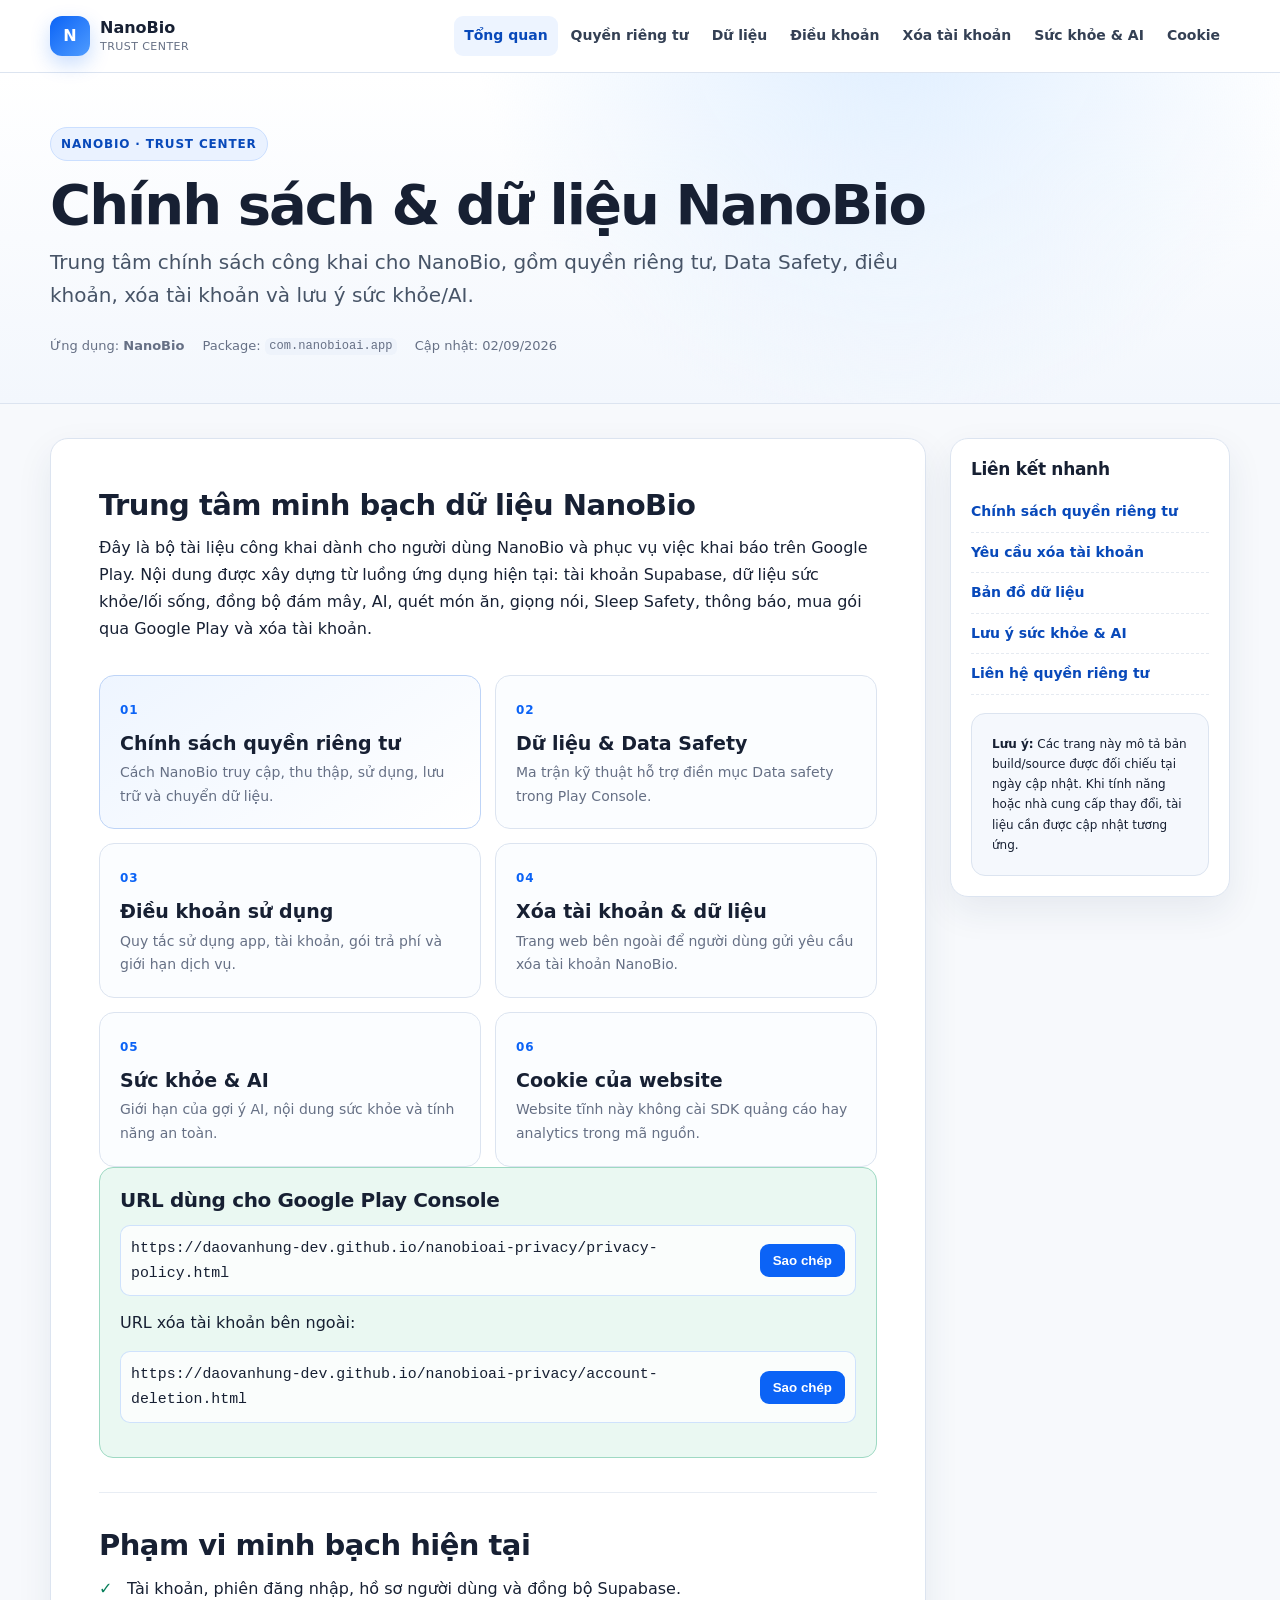
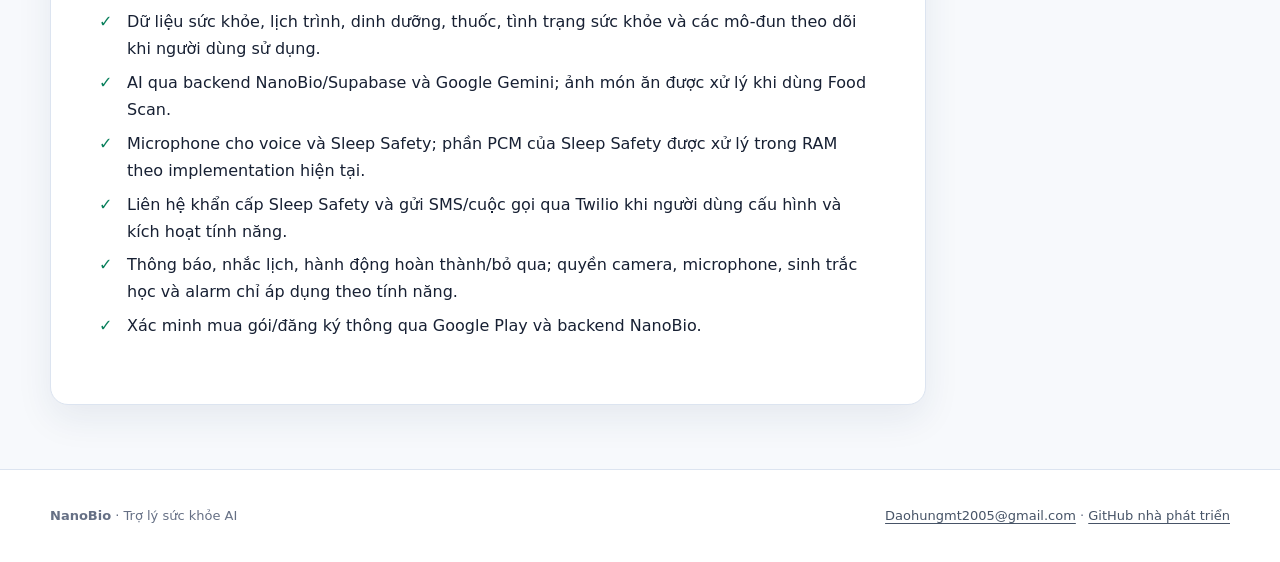
<file: index.html>
<!doctype html>
    <html lang="vi">
    <head>
      <meta charset="utf-8">
      <meta name="viewport" content="width=device-width, initial-scale=1">
      <meta name="description" content="Trung tâm chính sách công khai cho NanoBio, gồm quyền riêng tư, Data Safety, điều khoản, xóa tài khoản và lưu ý sức khỏe/AI.">
      <meta name="theme-color" content="#0b63f6">
      <title>Chính sách & dữ liệu NanoBio | NanoBio</title>
      <link rel="stylesheet" href="assets/css/styles.css">
    </head>
    <body data-page="index.html">
      <a class="skip-link" href="#main">Bỏ qua điều hướng</a>
      <header class="site-header">
        <div class="shell header-inner">
          <a class="brand" href="index.html" aria-label="NanoBio Trust Center">
            <span class="brand-mark" aria-hidden="true">N</span>
            <span><strong>NanoBio</strong><small>Trust Center</small></span>
          </a>
          <button class="menu-button" type="button" aria-expanded="false" aria-controls="site-nav">Menu</button>
          <nav id="site-nav" class="site-nav" aria-label="Điều hướng chính"><a class="nav-link" href="index.html" data-page="index.html">Tổng quan</a><a class="nav-link" href="privacy-policy.html" data-page="privacy-policy.html">Quyền riêng tư</a><a class="nav-link" href="data-safety.html" data-page="data-safety.html">Dữ liệu</a><a class="nav-link" href="terms-of-service.html" data-page="terms-of-service.html">Điều khoản</a><a class="nav-link" href="account-deletion.html" data-page="account-deletion.html">Xóa tài khoản</a><a class="nav-link" href="health-ai-disclaimer.html" data-page="health-ai-disclaimer.html">Sức khỏe & AI</a><a class="nav-link" href="cookie-policy.html" data-page="cookie-policy.html">Cookie</a></nav>
        </div>
      </header>
      <main id="main">
        <section class="hero compact">
          <div class="shell">
            <div class="eyebrow">NanoBio · Trust Center</div>
            <h1>Chính sách & dữ liệu NanoBio</h1>
            <p class="lead">Trung tâm chính sách công khai cho NanoBio, gồm quyền riêng tư, Data Safety, điều khoản, xóa tài khoản và lưu ý sức khỏe/AI.</p>
            <div class="meta-row"><span>Ứng dụng: <strong>NanoBio</strong></span><span>Package: <code>com.nanobioai.app</code></span><span>Cập nhật: 02/09/2026</span></div>
          </div>
        </section>
        <div class="shell content-grid">
          <article class="policy-card">
            <section class="intro-block">
  <h2>Trung tâm minh bạch dữ liệu NanoBio</h2>
  <p>Đây là bộ tài liệu công khai dành cho người dùng NanoBio và phục vụ việc khai báo trên Google Play. Nội dung được xây dựng từ luồng ứng dụng hiện tại: tài khoản Supabase, dữ liệu sức khỏe/lối sống, đồng bộ đám mây, AI, quét món ăn, giọng nói, Sleep Safety, thông báo, mua gói qua Google Play và xóa tài khoản.</p>
</section>
<div class="card-grid">
  <a class="doc-card primary" href="privacy-policy.html"><span class="doc-icon">01</span><h3>Chính sách quyền riêng tư</h3><p>Cách NanoBio truy cập, thu thập, sử dụng, lưu trữ và chuyển dữ liệu.</p></a>
  <a class="doc-card" href="data-safety.html"><span class="doc-icon">02</span><h3>Dữ liệu & Data Safety</h3><p>Ma trận kỹ thuật hỗ trợ điền mục Data safety trong Play Console.</p></a>
  <a class="doc-card" href="terms-of-service.html"><span class="doc-icon">03</span><h3>Điều khoản sử dụng</h3><p>Quy tắc sử dụng app, tài khoản, gói trả phí và giới hạn dịch vụ.</p></a>
  <a class="doc-card" href="account-deletion.html"><span class="doc-icon">04</span><h3>Xóa tài khoản & dữ liệu</h3><p>Trang web bên ngoài để người dùng gửi yêu cầu xóa tài khoản NanoBio.</p></a>
  <a class="doc-card" href="health-ai-disclaimer.html"><span class="doc-icon">05</span><h3>Sức khỏe & AI</h3><p>Giới hạn của gợi ý AI, nội dung sức khỏe và tính năng an toàn.</p></a>
  <a class="doc-card" href="cookie-policy.html"><span class="doc-icon">06</span><h3>Cookie của website</h3><p>Website tĩnh này không cài SDK quảng cáo hay analytics trong mã nguồn.</p></a>
</div>
<section class="callout good">
  <h2>URL dùng cho Google Play Console</h2>
  <div class="url-box"><code>https://daovanhung-dev.github.io/nanobioai-privacy/privacy-policy.html</code><button class="copy-button" data-copy="https://daovanhung-dev.github.io/nanobioai-privacy/privacy-policy.html">Sao chép</button></div>
  <p>URL xóa tài khoản bên ngoài:</p>
  <div class="url-box"><code>https://daovanhung-dev.github.io/nanobioai-privacy/account-deletion.html</code><button class="copy-button" data-copy="https://daovanhung-dev.github.io/nanobioai-privacy/account-deletion.html">Sao chép</button></div>
</section>
<section>
  <h2>Phạm vi minh bạch hiện tại</h2>
  <ul class="check-list">
    <li>Tài khoản, phiên đăng nhập, hồ sơ người dùng và đồng bộ Supabase.</li>
    <li>Dữ liệu sức khỏe, lịch trình, dinh dưỡng, thuốc, tình trạng sức khỏe và các mô-đun theo dõi khi người dùng sử dụng.</li>
    <li>AI qua backend NanoBio/Supabase và Google Gemini; ảnh món ăn được xử lý khi dùng Food Scan.</li>
    <li>Microphone cho voice và Sleep Safety; phần PCM của Sleep Safety được xử lý trong RAM theo implementation hiện tại.</li>
    <li>Liên hệ khẩn cấp Sleep Safety và gửi SMS/cuộc gọi qua Twilio khi người dùng cấu hình và kích hoạt tính năng.</li>
    <li>Thông báo, nhắc lịch, hành động hoàn thành/bỏ qua; quyền camera, microphone, sinh trắc học và alarm chỉ áp dụng theo tính năng.</li>
    <li>Xác minh mua gói/đăng ký thông qua Google Play và backend NanoBio.</li>
  </ul>
</section>

          </article>
          <aside class="side-card" aria-label="Liên kết nhanh">
            <h2>Liên kết nhanh</h2>
            <a href="privacy-policy.html">Chính sách quyền riêng tư</a>
            <a href="account-deletion.html">Yêu cầu xóa tài khoản</a>
            <a href="data-safety.html">Bản đồ dữ liệu</a>
            <a href="health-ai-disclaimer.html">Lưu ý sức khỏe & AI</a>
            <a href="mailto:Daohungmt2005@gmail.com">Liên hệ quyền riêng tư</a>
            <div class="note small"><strong>Lưu ý:</strong> Các trang này mô tả bản build/source được đối chiếu tại ngày cập nhật. Khi tính năng hoặc nhà cung cấp thay đổi, tài liệu cần được cập nhật tương ứng.</div>
          </aside>
        </div>
      </main>
      <footer class="site-footer">
        <div class="shell footer-inner">
          <div><strong>NanoBio</strong> · Trợ lý sức khỏe AI</div>
          <div><a href="mailto:Daohungmt2005@gmail.com">Daohungmt2005@gmail.com</a> · <a href="https://github.com/daovanhung-dev" rel="noopener noreferrer">GitHub nhà phát triển</a></div>
        </div>
      </footer>
      <script src="assets/js/main.js" defer></script>
    </body>
    </html>
</file>
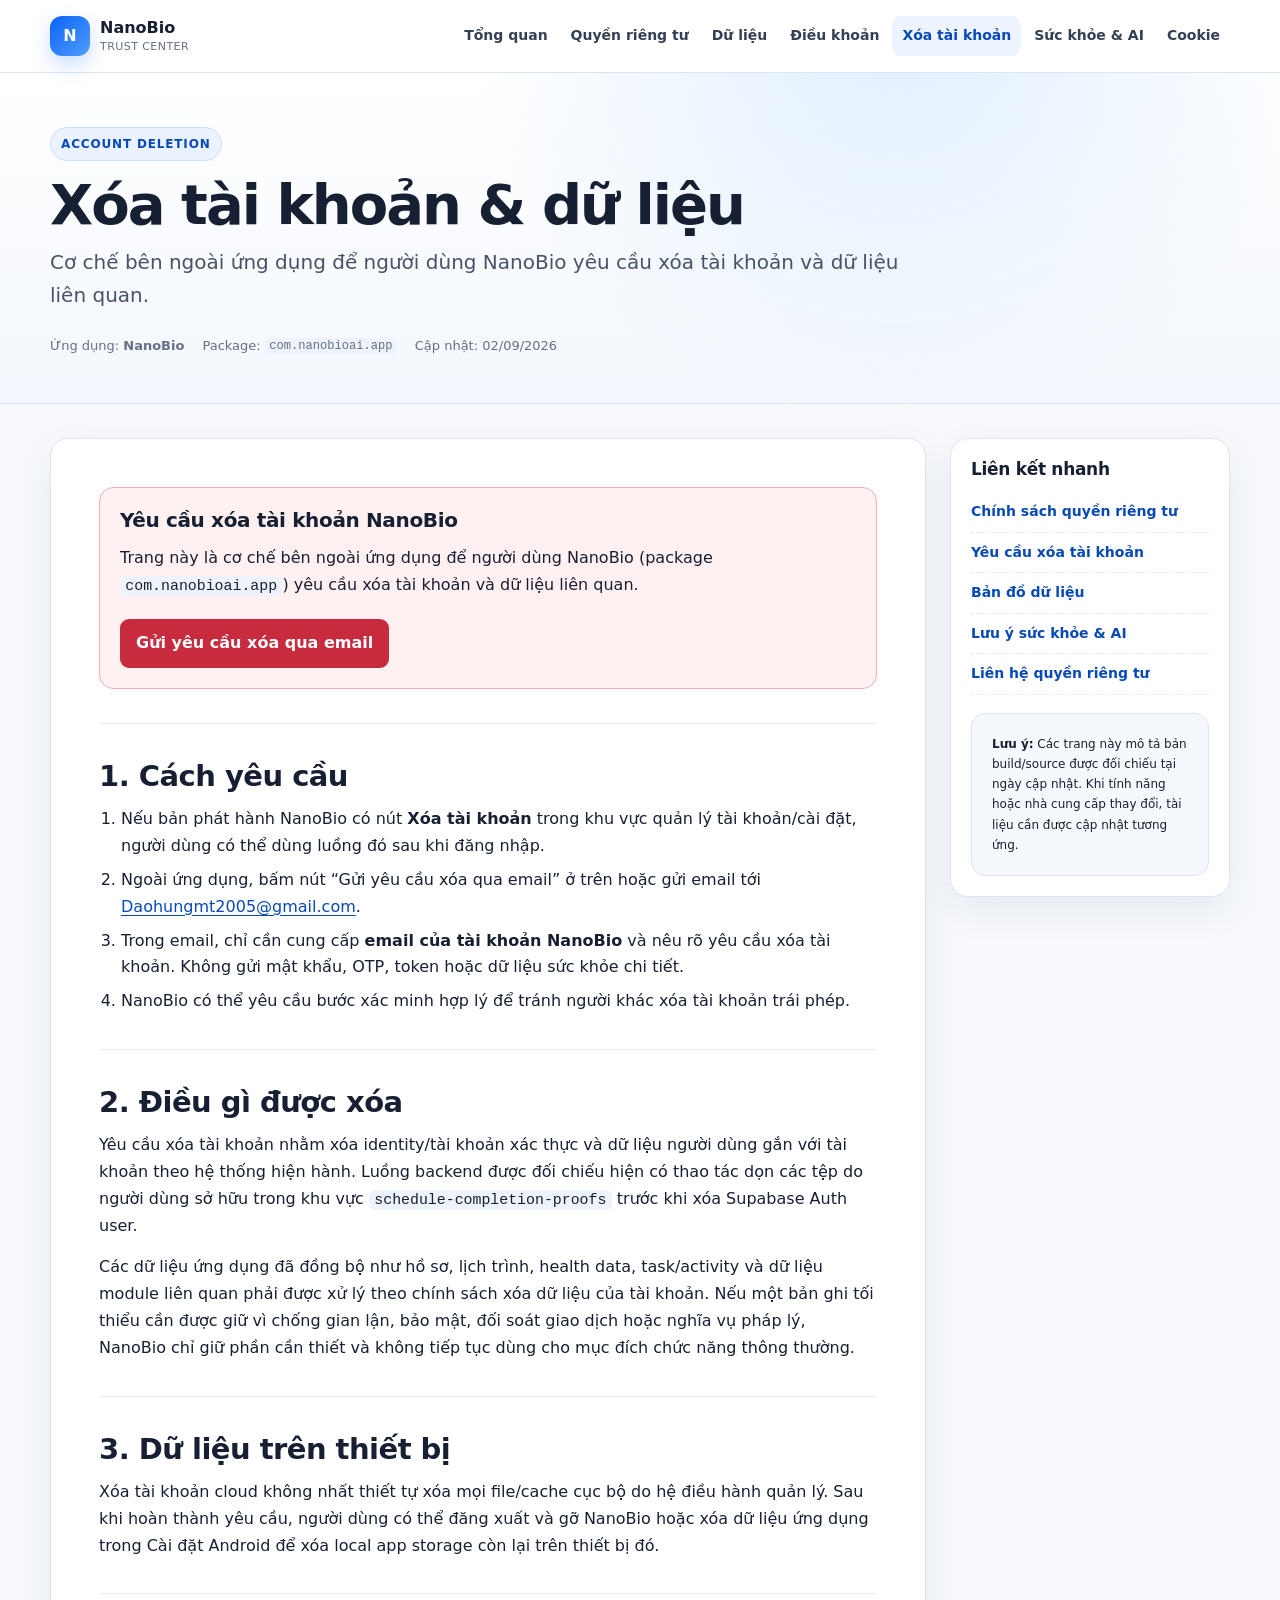
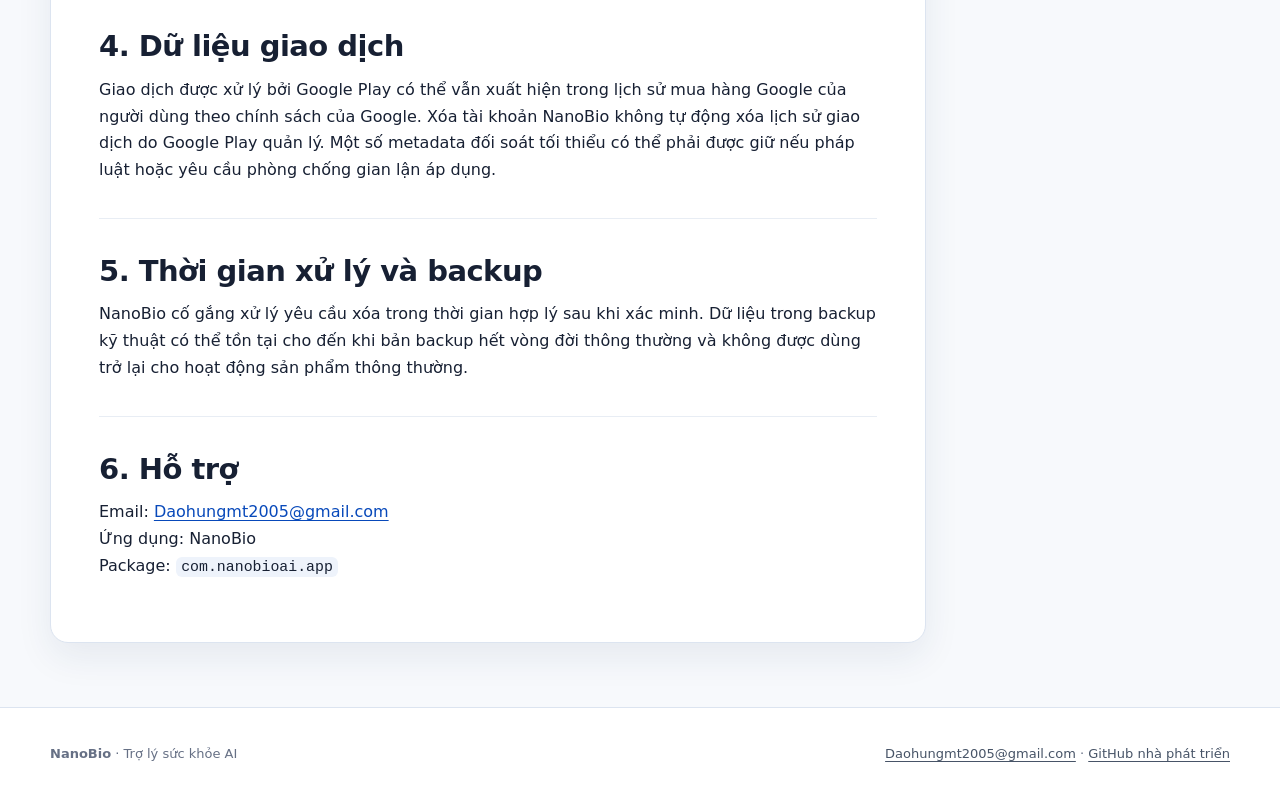
<file: account-deletion.html>
<!doctype html>
    <html lang="vi">
    <head>
      <meta charset="utf-8">
      <meta name="viewport" content="width=device-width, initial-scale=1">
      <meta name="description" content="Cơ chế bên ngoài ứng dụng để người dùng NanoBio yêu cầu xóa tài khoản và dữ liệu liên quan.">
      <meta name="theme-color" content="#0b63f6">
      <title>Xóa tài khoản & dữ liệu | NanoBio</title>
      <link rel="stylesheet" href="assets/css/styles.css">
    </head>
    <body data-page="account-deletion.html">
      <a class="skip-link" href="#main">Bỏ qua điều hướng</a>
      <header class="site-header">
        <div class="shell header-inner">
          <a class="brand" href="index.html" aria-label="NanoBio Trust Center">
            <span class="brand-mark" aria-hidden="true">N</span>
            <span><strong>NanoBio</strong><small>Trust Center</small></span>
          </a>
          <button class="menu-button" type="button" aria-expanded="false" aria-controls="site-nav">Menu</button>
          <nav id="site-nav" class="site-nav" aria-label="Điều hướng chính"><a class="nav-link" href="index.html" data-page="index.html">Tổng quan</a><a class="nav-link" href="privacy-policy.html" data-page="privacy-policy.html">Quyền riêng tư</a><a class="nav-link" href="data-safety.html" data-page="data-safety.html">Dữ liệu</a><a class="nav-link" href="terms-of-service.html" data-page="terms-of-service.html">Điều khoản</a><a class="nav-link" href="account-deletion.html" data-page="account-deletion.html">Xóa tài khoản</a><a class="nav-link" href="health-ai-disclaimer.html" data-page="health-ai-disclaimer.html">Sức khỏe & AI</a><a class="nav-link" href="cookie-policy.html" data-page="cookie-policy.html">Cookie</a></nav>
        </div>
      </header>
      <main id="main">
        <section class="hero compact">
          <div class="shell">
            <div class="eyebrow">Account Deletion</div>
            <h1>Xóa tài khoản & dữ liệu</h1>
            <p class="lead">Cơ chế bên ngoài ứng dụng để người dùng NanoBio yêu cầu xóa tài khoản và dữ liệu liên quan.</p>
            <div class="meta-row"><span>Ứng dụng: <strong>NanoBio</strong></span><span>Package: <code>com.nanobioai.app</code></span><span>Cập nhật: 02/09/2026</span></div>
          </div>
        </section>
        <div class="shell content-grid">
          <article class="policy-card">
            <section class="callout danger">
  <h2>Yêu cầu xóa tài khoản NanoBio</h2>
  <p>Trang này là cơ chế bên ngoài ứng dụng để người dùng NanoBio (package <code>com.nanobioai.app</code>) yêu cầu xóa tài khoản và dữ liệu liên quan.</p>
  <a class="button danger-button" href="mailto:Daohungmt2005@gmail.com?subject=Y%C3%AAu%20c%E1%BA%A7u%20x%C3%B3a%20t%C3%A0i%20kho%E1%BA%A3n%20NanoBio&body=T%C3%B4i%20mu%E1%BB%91n%20y%C3%AAu%20c%E1%BA%A7u%20x%C3%B3a%20t%C3%A0i%20kho%E1%BA%A3n%20NanoBio.%0A%0AEmail%20t%C3%A0i%20kho%E1%BA%A3n%3A%20%0AKh%C3%B4ng%20g%E1%BB%ADi%20m%E1%BA%ADt%20kh%E1%BA%A9u%2FOTP%2Fd%E1%BB%AF%20li%E1%BB%87u%20s%E1%BB%A9c%20kh%E1%BB%8Fe%20chi%20ti%E1%BA%BFt.%0A">Gửi yêu cầu xóa qua email</a>
</section>
<section>
  <h2>1. Cách yêu cầu</h2>
  <ol>
    <li>Nếu bản phát hành NanoBio có nút <strong>Xóa tài khoản</strong> trong khu vực quản lý tài khoản/cài đặt, người dùng có thể dùng luồng đó sau khi đăng nhập.</li>
    <li>Ngoài ứng dụng, bấm nút “Gửi yêu cầu xóa qua email” ở trên hoặc gửi email tới <a href="mailto:Daohungmt2005@gmail.com">Daohungmt2005@gmail.com</a>.</li>
    <li>Trong email, chỉ cần cung cấp <strong>email của tài khoản NanoBio</strong> và nêu rõ yêu cầu xóa tài khoản. Không gửi mật khẩu, OTP, token hoặc dữ liệu sức khỏe chi tiết.</li>
    <li>NanoBio có thể yêu cầu bước xác minh hợp lý để tránh người khác xóa tài khoản trái phép.</li>
  </ol>
</section>
<section>
  <h2>2. Điều gì được xóa</h2>
  <p>Yêu cầu xóa tài khoản nhằm xóa identity/tài khoản xác thực và dữ liệu người dùng gắn với tài khoản theo hệ thống hiện hành. Luồng backend được đối chiếu hiện có thao tác dọn các tệp do người dùng sở hữu trong khu vực <code>schedule-completion-proofs</code> trước khi xóa Supabase Auth user.</p>
  <p>Các dữ liệu ứng dụng đã đồng bộ như hồ sơ, lịch trình, health data, task/activity và dữ liệu module liên quan phải được xử lý theo chính sách xóa dữ liệu của tài khoản. Nếu một bản ghi tối thiểu cần được giữ vì chống gian lận, bảo mật, đối soát giao dịch hoặc nghĩa vụ pháp lý, NanoBio chỉ giữ phần cần thiết và không tiếp tục dùng cho mục đích chức năng thông thường.</p>
</section>
<section>
  <h2>3. Dữ liệu trên thiết bị</h2>
  <p>Xóa tài khoản cloud không nhất thiết tự xóa mọi file/cache cục bộ do hệ điều hành quản lý. Sau khi hoàn thành yêu cầu, người dùng có thể đăng xuất và gỡ NanoBio hoặc xóa dữ liệu ứng dụng trong Cài đặt Android để xóa local app storage còn lại trên thiết bị đó.</p>
</section>
<section>
  <h2>4. Dữ liệu giao dịch</h2>
  <p>Giao dịch được xử lý bởi Google Play có thể vẫn xuất hiện trong lịch sử mua hàng Google của người dùng theo chính sách của Google. Xóa tài khoản NanoBio không tự động xóa lịch sử giao dịch do Google Play quản lý. Một số metadata đối soát tối thiểu có thể phải được giữ nếu pháp luật hoặc yêu cầu phòng chống gian lận áp dụng.</p>
</section>
<section>
  <h2>5. Thời gian xử lý và backup</h2>
  <p>NanoBio cố gắng xử lý yêu cầu xóa trong thời gian hợp lý sau khi xác minh. Dữ liệu trong backup kỹ thuật có thể tồn tại cho đến khi bản backup hết vòng đời thông thường và không được dùng trở lại cho hoạt động sản phẩm thông thường.</p>
</section>
<section>
  <h2>6. Hỗ trợ</h2>
  <p>Email: <a href="mailto:Daohungmt2005@gmail.com">Daohungmt2005@gmail.com</a><br>Ứng dụng: NanoBio<br>Package: <code>com.nanobioai.app</code></p>
</section>

          </article>
          <aside class="side-card" aria-label="Liên kết nhanh">
            <h2>Liên kết nhanh</h2>
            <a href="privacy-policy.html">Chính sách quyền riêng tư</a>
            <a href="account-deletion.html">Yêu cầu xóa tài khoản</a>
            <a href="data-safety.html">Bản đồ dữ liệu</a>
            <a href="health-ai-disclaimer.html">Lưu ý sức khỏe & AI</a>
            <a href="mailto:Daohungmt2005@gmail.com">Liên hệ quyền riêng tư</a>
            <div class="note small"><strong>Lưu ý:</strong> Các trang này mô tả bản build/source được đối chiếu tại ngày cập nhật. Khi tính năng hoặc nhà cung cấp thay đổi, tài liệu cần được cập nhật tương ứng.</div>
          </aside>
        </div>
      </main>
      <footer class="site-footer">
        <div class="shell footer-inner">
          <div><strong>NanoBio</strong> · Trợ lý sức khỏe AI</div>
          <div><a href="mailto:Daohungmt2005@gmail.com">Daohungmt2005@gmail.com</a> · <a href="https://github.com/daovanhung-dev" rel="noopener noreferrer">GitHub nhà phát triển</a></div>
        </div>
      </footer>
      <script src="assets/js/main.js" defer></script>
    </body>
    </html>
</file>
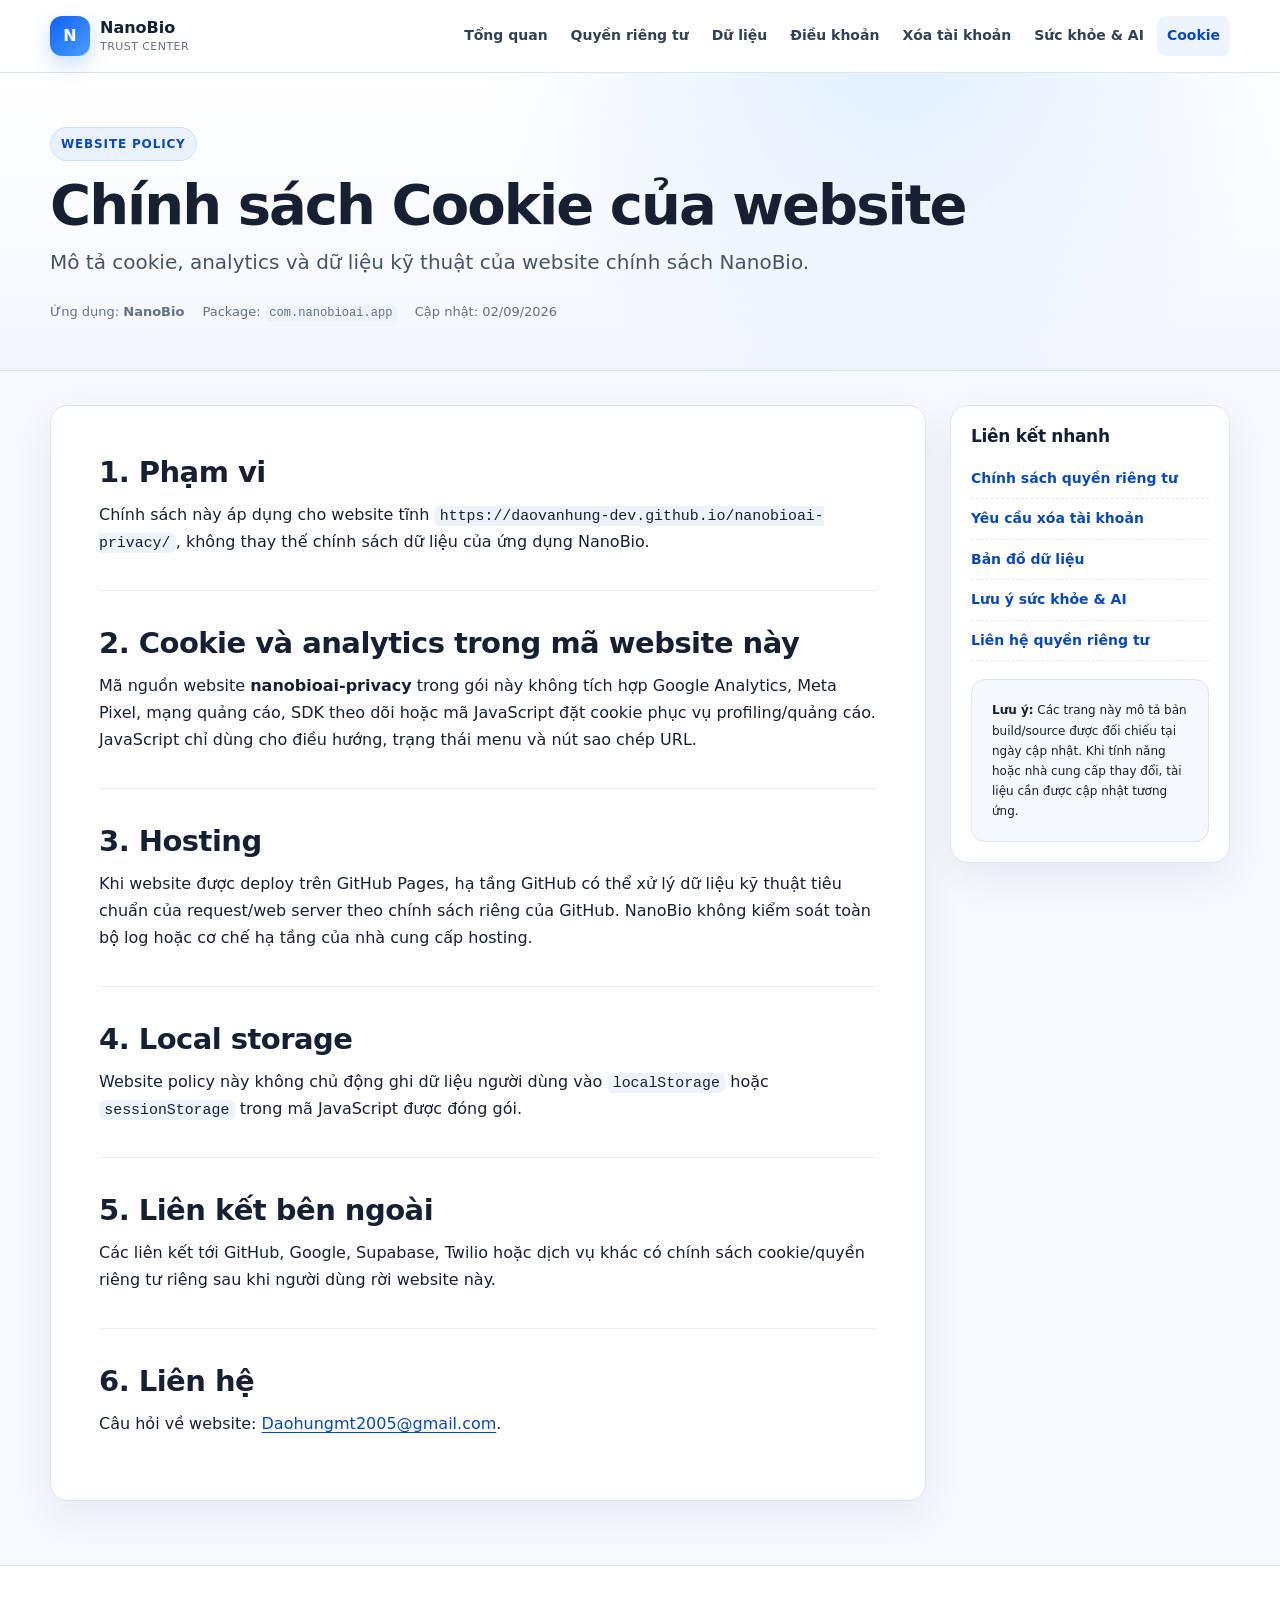
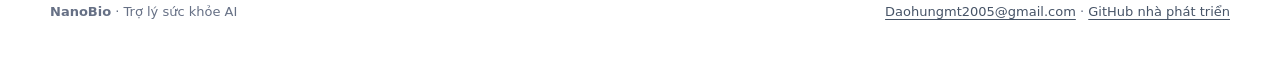
<file: cookie-policy.html>
<!doctype html>
    <html lang="vi">
    <head>
      <meta charset="utf-8">
      <meta name="viewport" content="width=device-width, initial-scale=1">
      <meta name="description" content="Mô tả cookie, analytics và dữ liệu kỹ thuật của website chính sách NanoBio.">
      <meta name="theme-color" content="#0b63f6">
      <title>Chính sách Cookie của website | NanoBio</title>
      <link rel="stylesheet" href="assets/css/styles.css">
    </head>
    <body data-page="cookie-policy.html">
      <a class="skip-link" href="#main">Bỏ qua điều hướng</a>
      <header class="site-header">
        <div class="shell header-inner">
          <a class="brand" href="index.html" aria-label="NanoBio Trust Center">
            <span class="brand-mark" aria-hidden="true">N</span>
            <span><strong>NanoBio</strong><small>Trust Center</small></span>
          </a>
          <button class="menu-button" type="button" aria-expanded="false" aria-controls="site-nav">Menu</button>
          <nav id="site-nav" class="site-nav" aria-label="Điều hướng chính"><a class="nav-link" href="index.html" data-page="index.html">Tổng quan</a><a class="nav-link" href="privacy-policy.html" data-page="privacy-policy.html">Quyền riêng tư</a><a class="nav-link" href="data-safety.html" data-page="data-safety.html">Dữ liệu</a><a class="nav-link" href="terms-of-service.html" data-page="terms-of-service.html">Điều khoản</a><a class="nav-link" href="account-deletion.html" data-page="account-deletion.html">Xóa tài khoản</a><a class="nav-link" href="health-ai-disclaimer.html" data-page="health-ai-disclaimer.html">Sức khỏe & AI</a><a class="nav-link" href="cookie-policy.html" data-page="cookie-policy.html">Cookie</a></nav>
        </div>
      </header>
      <main id="main">
        <section class="hero compact">
          <div class="shell">
            <div class="eyebrow">Website Policy</div>
            <h1>Chính sách Cookie của website</h1>
            <p class="lead">Mô tả cookie, analytics và dữ liệu kỹ thuật của website chính sách NanoBio.</p>
            <div class="meta-row"><span>Ứng dụng: <strong>NanoBio</strong></span><span>Package: <code>com.nanobioai.app</code></span><span>Cập nhật: 02/09/2026</span></div>
          </div>
        </section>
        <div class="shell content-grid">
          <article class="policy-card">
            <section>
  <h2>1. Phạm vi</h2>
  <p>Chính sách này áp dụng cho website tĩnh <code>https://daovanhung-dev.github.io/nanobioai-privacy/</code>, không thay thế chính sách dữ liệu của ứng dụng NanoBio.</p>
</section>
<section>
  <h2>2. Cookie và analytics trong mã website này</h2>
  <p>Mã nguồn website <strong>nanobioai-privacy</strong> trong gói này không tích hợp Google Analytics, Meta Pixel, mạng quảng cáo, SDK theo dõi hoặc mã JavaScript đặt cookie phục vụ profiling/quảng cáo. JavaScript chỉ dùng cho điều hướng, trạng thái menu và nút sao chép URL.</p>
</section>
<section>
  <h2>3. Hosting</h2>
  <p>Khi website được deploy trên GitHub Pages, hạ tầng GitHub có thể xử lý dữ liệu kỹ thuật tiêu chuẩn của request/web server theo chính sách riêng của GitHub. NanoBio không kiểm soát toàn bộ log hoặc cơ chế hạ tầng của nhà cung cấp hosting.</p>
</section>
<section>
  <h2>4. Local storage</h2>
  <p>Website policy này không chủ động ghi dữ liệu người dùng vào <code>localStorage</code> hoặc <code>sessionStorage</code> trong mã JavaScript được đóng gói.</p>
</section>
<section>
  <h2>5. Liên kết bên ngoài</h2>
  <p>Các liên kết tới GitHub, Google, Supabase, Twilio hoặc dịch vụ khác có chính sách cookie/quyền riêng tư riêng sau khi người dùng rời website này.</p>
</section>
<section>
  <h2>6. Liên hệ</h2>
  <p>Câu hỏi về website: <a href="mailto:Daohungmt2005@gmail.com">Daohungmt2005@gmail.com</a>.</p>
</section>

          </article>
          <aside class="side-card" aria-label="Liên kết nhanh">
            <h2>Liên kết nhanh</h2>
            <a href="privacy-policy.html">Chính sách quyền riêng tư</a>
            <a href="account-deletion.html">Yêu cầu xóa tài khoản</a>
            <a href="data-safety.html">Bản đồ dữ liệu</a>
            <a href="health-ai-disclaimer.html">Lưu ý sức khỏe & AI</a>
            <a href="mailto:Daohungmt2005@gmail.com">Liên hệ quyền riêng tư</a>
            <div class="note small"><strong>Lưu ý:</strong> Các trang này mô tả bản build/source được đối chiếu tại ngày cập nhật. Khi tính năng hoặc nhà cung cấp thay đổi, tài liệu cần được cập nhật tương ứng.</div>
          </aside>
        </div>
      </main>
      <footer class="site-footer">
        <div class="shell footer-inner">
          <div><strong>NanoBio</strong> · Trợ lý sức khỏe AI</div>
          <div><a href="mailto:Daohungmt2005@gmail.com">Daohungmt2005@gmail.com</a> · <a href="https://github.com/daovanhung-dev" rel="noopener noreferrer">GitHub nhà phát triển</a></div>
        </div>
      </footer>
      <script src="assets/js/main.js" defer></script>
    </body>
    </html>
</file>
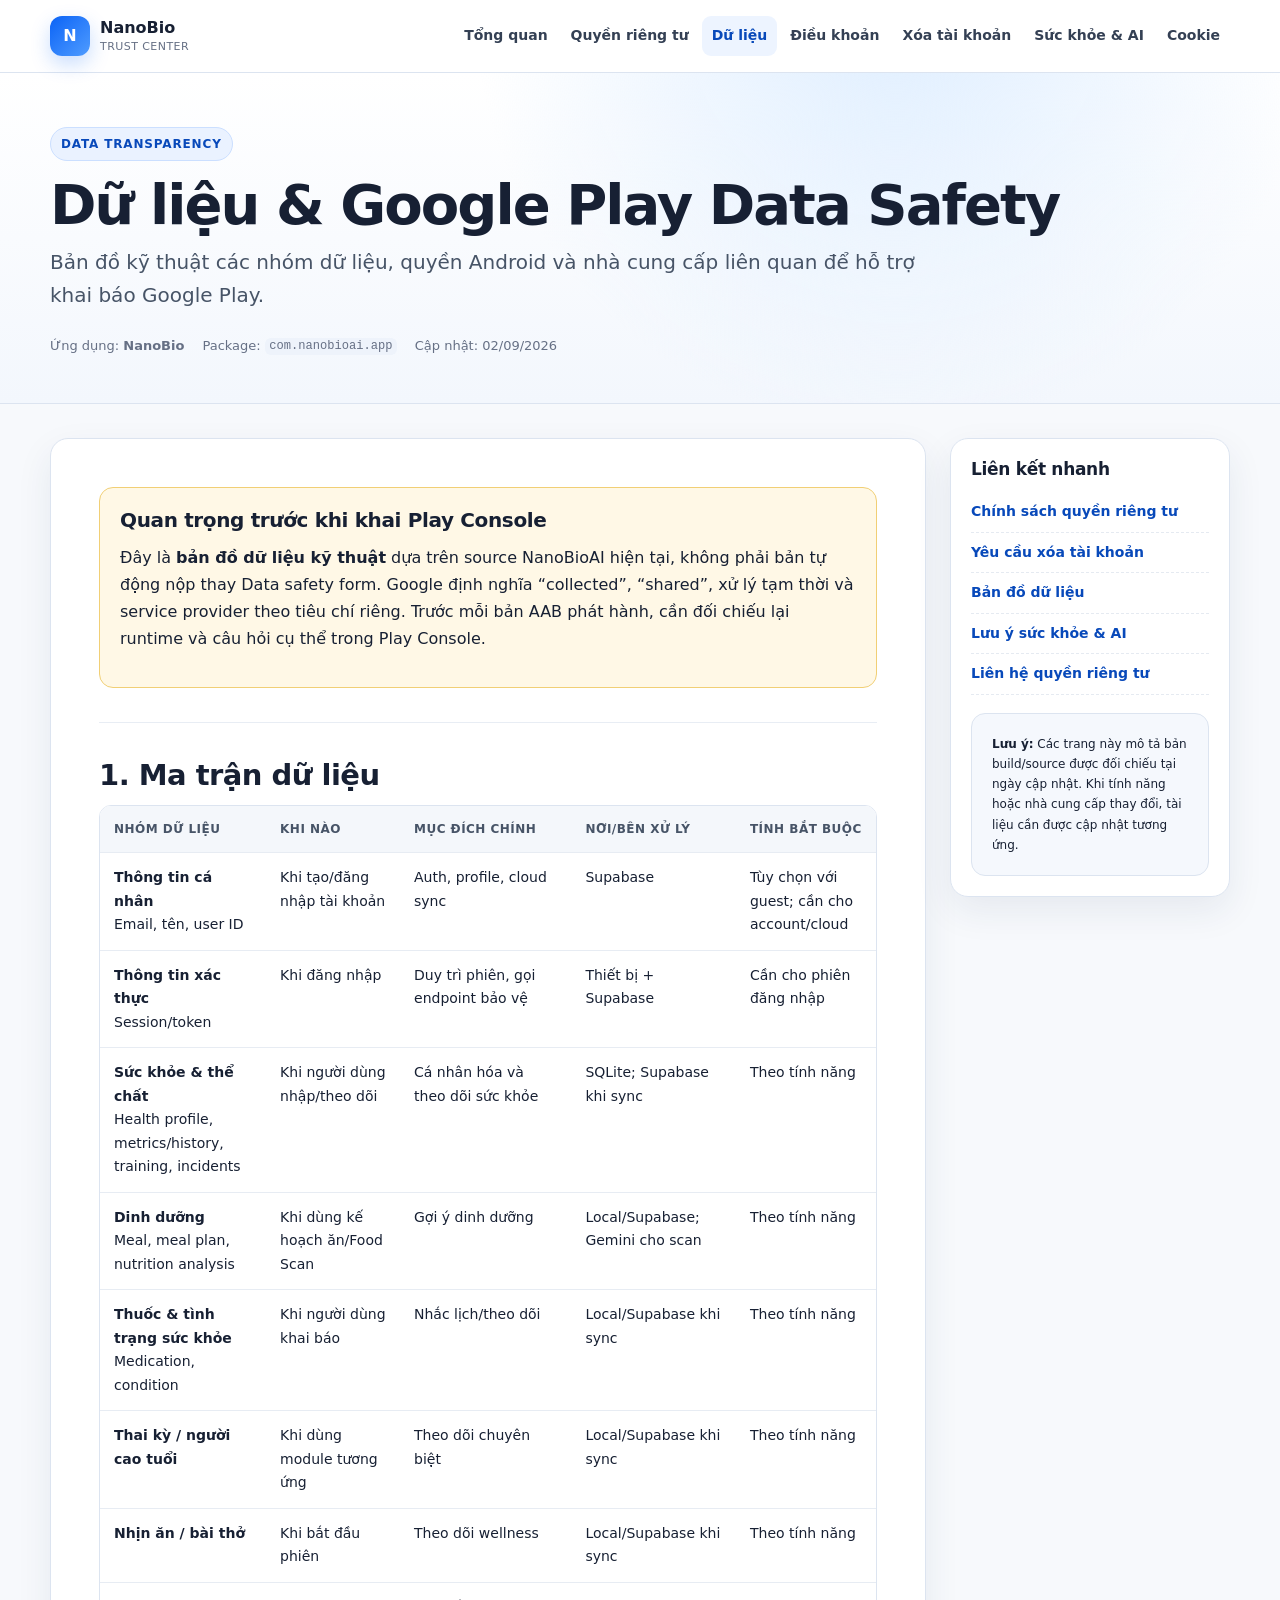
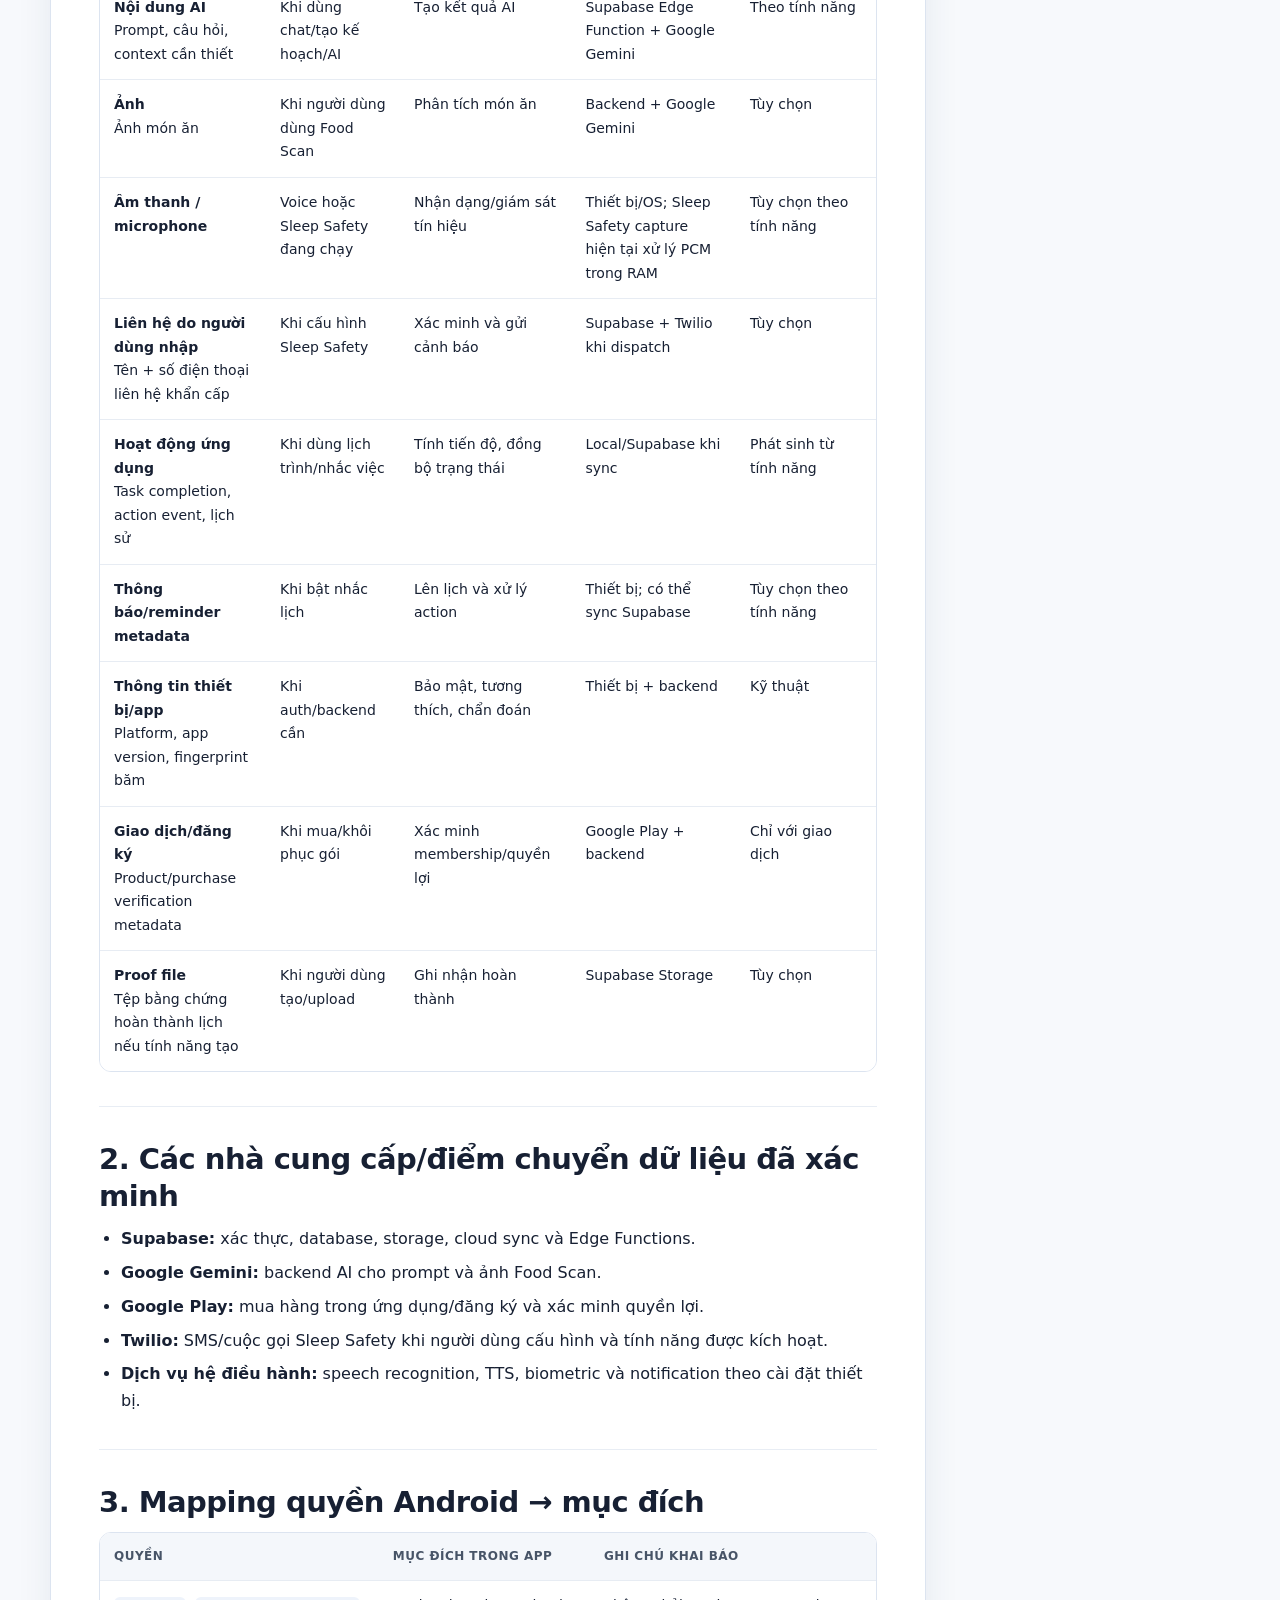
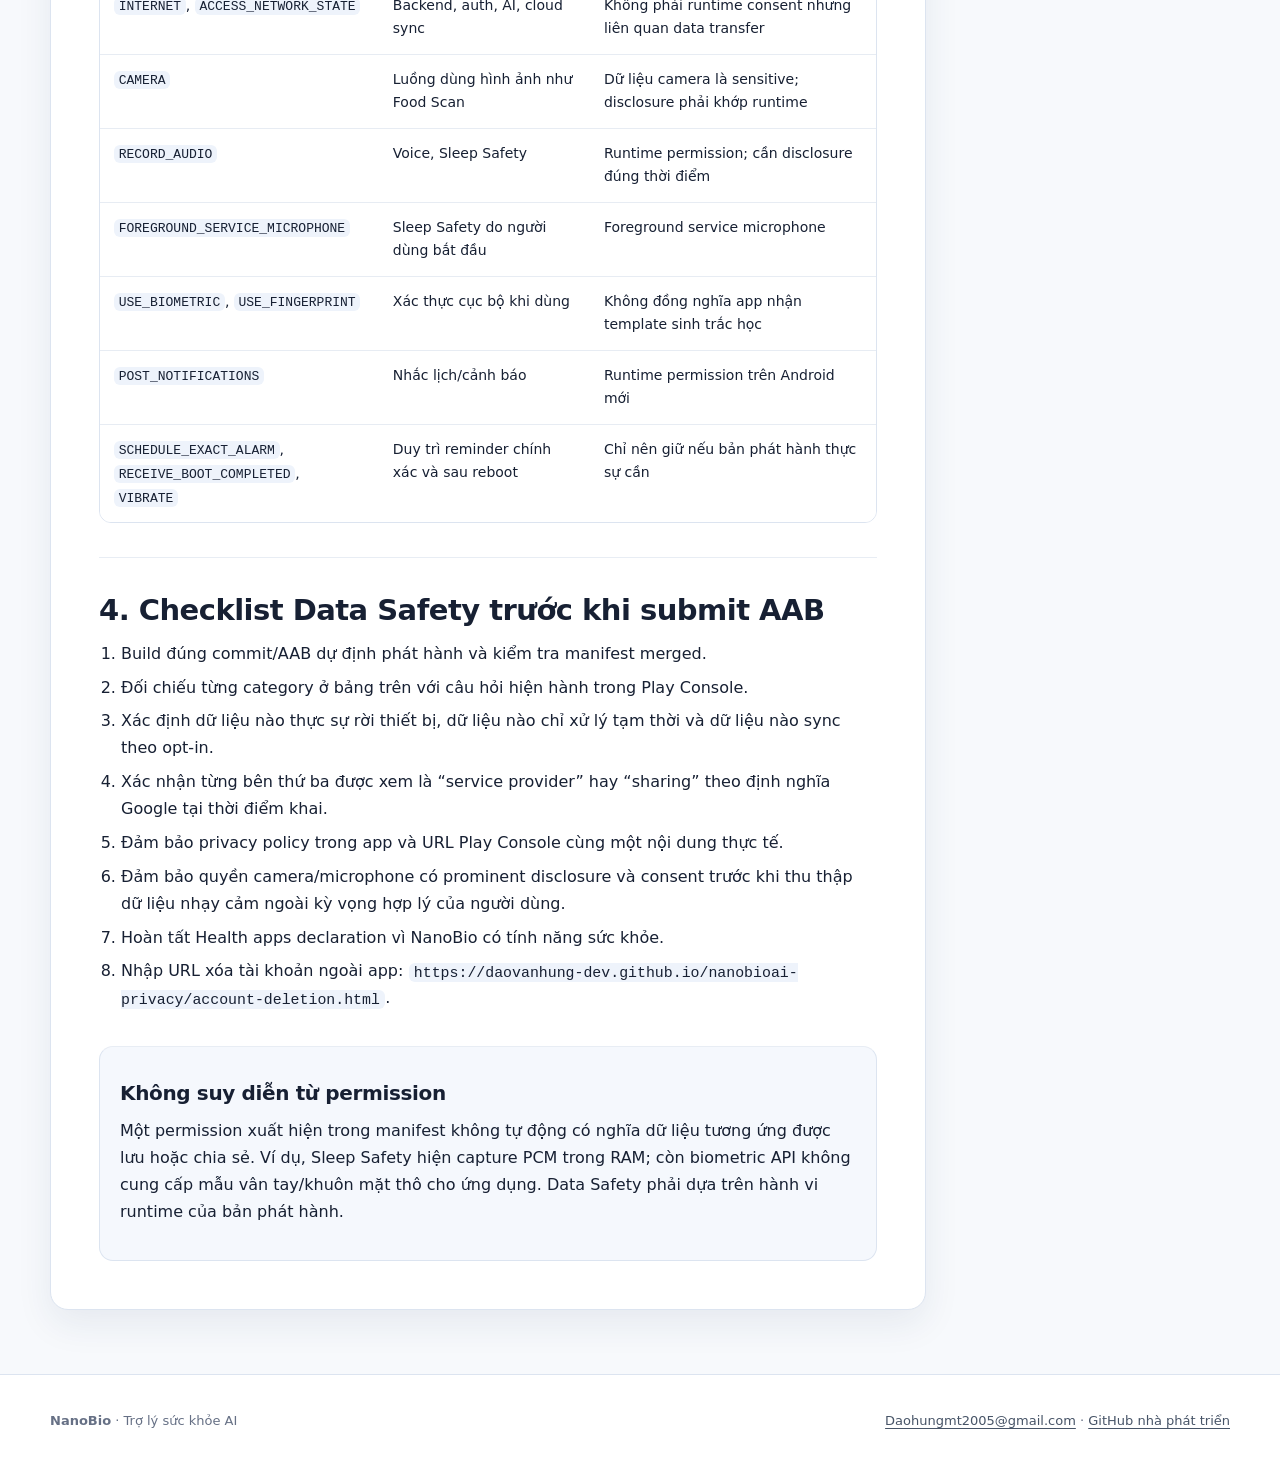
<file: data-safety.html>
<!doctype html>
    <html lang="vi">
    <head>
      <meta charset="utf-8">
      <meta name="viewport" content="width=device-width, initial-scale=1">
      <meta name="description" content="Bản đồ kỹ thuật các nhóm dữ liệu, quyền Android và nhà cung cấp liên quan để hỗ trợ khai báo Google Play.">
      <meta name="theme-color" content="#0b63f6">
      <title>Dữ liệu & Google Play Data Safety | NanoBio</title>
      <link rel="stylesheet" href="assets/css/styles.css">
    </head>
    <body data-page="data-safety.html">
      <a class="skip-link" href="#main">Bỏ qua điều hướng</a>
      <header class="site-header">
        <div class="shell header-inner">
          <a class="brand" href="index.html" aria-label="NanoBio Trust Center">
            <span class="brand-mark" aria-hidden="true">N</span>
            <span><strong>NanoBio</strong><small>Trust Center</small></span>
          </a>
          <button class="menu-button" type="button" aria-expanded="false" aria-controls="site-nav">Menu</button>
          <nav id="site-nav" class="site-nav" aria-label="Điều hướng chính"><a class="nav-link" href="index.html" data-page="index.html">Tổng quan</a><a class="nav-link" href="privacy-policy.html" data-page="privacy-policy.html">Quyền riêng tư</a><a class="nav-link" href="data-safety.html" data-page="data-safety.html">Dữ liệu</a><a class="nav-link" href="terms-of-service.html" data-page="terms-of-service.html">Điều khoản</a><a class="nav-link" href="account-deletion.html" data-page="account-deletion.html">Xóa tài khoản</a><a class="nav-link" href="health-ai-disclaimer.html" data-page="health-ai-disclaimer.html">Sức khỏe & AI</a><a class="nav-link" href="cookie-policy.html" data-page="cookie-policy.html">Cookie</a></nav>
        </div>
      </header>
      <main id="main">
        <section class="hero compact">
          <div class="shell">
            <div class="eyebrow">Data Transparency</div>
            <h1>Dữ liệu & Google Play Data Safety</h1>
            <p class="lead">Bản đồ kỹ thuật các nhóm dữ liệu, quyền Android và nhà cung cấp liên quan để hỗ trợ khai báo Google Play.</p>
            <div class="meta-row"><span>Ứng dụng: <strong>NanoBio</strong></span><span>Package: <code>com.nanobioai.app</code></span><span>Cập nhật: 02/09/2026</span></div>
          </div>
        </section>
        <div class="shell content-grid">
          <article class="policy-card">
            <section class="callout warn">
  <h2>Quan trọng trước khi khai Play Console</h2>
  <p>Đây là <strong>bản đồ dữ liệu kỹ thuật</strong> dựa trên source NanoBioAI hiện tại, không phải bản tự động nộp thay Data safety form. Google định nghĩa “collected”, “shared”, xử lý tạm thời và service provider theo tiêu chí riêng. Trước mỗi bản AAB phát hành, cần đối chiếu lại runtime và câu hỏi cụ thể trong Play Console.</p>
</section>
<section>
  <h2>1. Ma trận dữ liệu</h2>
  <div class="table-wrap"><table class="data-table">
    <thead><tr><th>Nhóm dữ liệu</th><th>Khi nào</th><th>Mục đích chính</th><th>Nơi/bên xử lý</th><th>Tính bắt buộc</th></tr></thead>
    <tbody>
      <tr><td><strong>Thông tin cá nhân</strong><br>Email, tên, user ID</td><td>Khi tạo/đăng nhập tài khoản</td><td>Auth, profile, cloud sync</td><td>Supabase</td><td>Tùy chọn với guest; cần cho account/cloud</td></tr>
      <tr><td><strong>Thông tin xác thực</strong><br>Session/token</td><td>Khi đăng nhập</td><td>Duy trì phiên, gọi endpoint bảo vệ</td><td>Thiết bị + Supabase</td><td>Cần cho phiên đăng nhập</td></tr>
      <tr><td><strong>Sức khỏe & thể chất</strong><br>Health profile, metrics/history, training, incidents</td><td>Khi người dùng nhập/theo dõi</td><td>Cá nhân hóa và theo dõi sức khỏe</td><td>SQLite; Supabase khi sync</td><td>Theo tính năng</td></tr>
      <tr><td><strong>Dinh dưỡng</strong><br>Meal, meal plan, nutrition analysis</td><td>Khi dùng kế hoạch ăn/Food Scan</td><td>Gợi ý dinh dưỡng</td><td>Local/Supabase; Gemini cho scan</td><td>Theo tính năng</td></tr>
      <tr><td><strong>Thuốc & tình trạng sức khỏe</strong><br>Medication, condition</td><td>Khi người dùng khai báo</td><td>Nhắc lịch/theo dõi</td><td>Local/Supabase khi sync</td><td>Theo tính năng</td></tr>
      <tr><td><strong>Thai kỳ / người cao tuổi</strong></td><td>Khi dùng module tương ứng</td><td>Theo dõi chuyên biệt</td><td>Local/Supabase khi sync</td><td>Theo tính năng</td></tr>
      <tr><td><strong>Nhịn ăn / bài thở</strong></td><td>Khi bắt đầu phiên</td><td>Theo dõi wellness</td><td>Local/Supabase khi sync</td><td>Theo tính năng</td></tr>
      <tr><td><strong>Nội dung AI</strong><br>Prompt, câu hỏi, context cần thiết</td><td>Khi dùng chat/tạo kế hoạch/AI</td><td>Tạo kết quả AI</td><td>Supabase Edge Function + Google Gemini</td><td>Theo tính năng</td></tr>
      <tr><td><strong>Ảnh</strong><br>Ảnh món ăn</td><td>Khi người dùng dùng Food Scan</td><td>Phân tích món ăn</td><td>Backend + Google Gemini</td><td>Tùy chọn</td></tr>
      <tr><td><strong>Âm thanh / microphone</strong></td><td>Voice hoặc Sleep Safety đang chạy</td><td>Nhận dạng/giám sát tín hiệu</td><td>Thiết bị/OS; Sleep Safety capture hiện tại xử lý PCM trong RAM</td><td>Tùy chọn theo tính năng</td></tr>
      <tr><td><strong>Liên hệ do người dùng nhập</strong><br>Tên + số điện thoại liên hệ khẩn cấp</td><td>Khi cấu hình Sleep Safety</td><td>Xác minh và gửi cảnh báo</td><td>Supabase + Twilio khi dispatch</td><td>Tùy chọn</td></tr>
      <tr><td><strong>Hoạt động ứng dụng</strong><br>Task completion, action event, lịch sử</td><td>Khi dùng lịch trình/nhắc việc</td><td>Tính tiến độ, đồng bộ trạng thái</td><td>Local/Supabase khi sync</td><td>Phát sinh từ tính năng</td></tr>
      <tr><td><strong>Thông báo/reminder metadata</strong></td><td>Khi bật nhắc lịch</td><td>Lên lịch và xử lý action</td><td>Thiết bị; có thể sync Supabase</td><td>Tùy chọn theo tính năng</td></tr>
      <tr><td><strong>Thông tin thiết bị/app</strong><br>Platform, app version, fingerprint băm</td><td>Khi auth/backend cần</td><td>Bảo mật, tương thích, chẩn đoán</td><td>Thiết bị + backend</td><td>Kỹ thuật</td></tr>
      <tr><td><strong>Giao dịch/đăng ký</strong><br>Product/purchase verification metadata</td><td>Khi mua/khôi phục gói</td><td>Xác minh membership/quyền lợi</td><td>Google Play + backend</td><td>Chỉ với giao dịch</td></tr>
      <tr><td><strong>Proof file</strong><br>Tệp bằng chứng hoàn thành lịch nếu tính năng tạo</td><td>Khi người dùng tạo/upload</td><td>Ghi nhận hoàn thành</td><td>Supabase Storage</td><td>Tùy chọn</td></tr>
    </tbody>
  </table></div>
</section>
<section>
  <h2>2. Các nhà cung cấp/điểm chuyển dữ liệu đã xác minh</h2>
  <ul>
    <li><strong>Supabase:</strong> xác thực, database, storage, cloud sync và Edge Functions.</li>
    <li><strong>Google Gemini:</strong> backend AI cho prompt và ảnh Food Scan.</li>
    <li><strong>Google Play:</strong> mua hàng trong ứng dụng/đăng ký và xác minh quyền lợi.</li>
    <li><strong>Twilio:</strong> SMS/cuộc gọi Sleep Safety khi người dùng cấu hình và tính năng được kích hoạt.</li>
    <li><strong>Dịch vụ hệ điều hành:</strong> speech recognition, TTS, biometric và notification theo cài đặt thiết bị.</li>
  </ul>
</section>
<section>
  <h2>3. Mapping quyền Android → mục đích</h2>
  <div class="table-wrap"><table>
    <thead><tr><th>Quyền</th><th>Mục đích trong app</th><th>Ghi chú khai báo</th></tr></thead>
    <tbody>
      <tr><td><code>INTERNET</code>, <code>ACCESS_NETWORK_STATE</code></td><td>Backend, auth, AI, cloud sync</td><td>Không phải runtime consent nhưng liên quan data transfer</td></tr>
      <tr><td><code>CAMERA</code></td><td>Luồng dùng hình ảnh như Food Scan</td><td>Dữ liệu camera là sensitive; disclosure phải khớp runtime</td></tr>
      <tr><td><code>RECORD_AUDIO</code></td><td>Voice, Sleep Safety</td><td>Runtime permission; cần disclosure đúng thời điểm</td></tr>
      <tr><td><code>FOREGROUND_SERVICE_MICROPHONE</code></td><td>Sleep Safety do người dùng bắt đầu</td><td>Foreground service microphone</td></tr>
      <tr><td><code>USE_BIOMETRIC</code>, <code>USE_FINGERPRINT</code></td><td>Xác thực cục bộ khi dùng</td><td>Không đồng nghĩa app nhận template sinh trắc học</td></tr>
      <tr><td><code>POST_NOTIFICATIONS</code></td><td>Nhắc lịch/cảnh báo</td><td>Runtime permission trên Android mới</td></tr>
      <tr><td><code>SCHEDULE_EXACT_ALARM</code>, <code>RECEIVE_BOOT_COMPLETED</code>, <code>VIBRATE</code></td><td>Duy trì reminder chính xác và sau reboot</td><td>Chỉ nên giữ nếu bản phát hành thực sự cần</td></tr>
    </tbody>
  </table></div>
</section>
<section>
  <h2>4. Checklist Data Safety trước khi submit AAB</h2>
  <ol>
    <li>Build đúng commit/AAB dự định phát hành và kiểm tra manifest merged.</li>
    <li>Đối chiếu từng category ở bảng trên với câu hỏi hiện hành trong Play Console.</li>
    <li>Xác định dữ liệu nào thực sự rời thiết bị, dữ liệu nào chỉ xử lý tạm thời và dữ liệu nào sync theo opt-in.</li>
    <li>Xác nhận từng bên thứ ba được xem là “service provider” hay “sharing” theo định nghĩa Google tại thời điểm khai.</li>
    <li>Đảm bảo privacy policy trong app và URL Play Console cùng một nội dung thực tế.</li>
    <li>Đảm bảo quyền camera/microphone có prominent disclosure và consent trước khi thu thập dữ liệu nhạy cảm ngoài kỳ vọng hợp lý của người dùng.</li>
    <li>Hoàn tất Health apps declaration vì NanoBio có tính năng sức khỏe.</li>
    <li>Nhập URL xóa tài khoản ngoài app: <code>https://daovanhung-dev.github.io/nanobioai-privacy/account-deletion.html</code>.</li>
  </ol>
</section>
<section class="note">
  <h2>Không suy diễn từ permission</h2>
  <p>Một permission xuất hiện trong manifest không tự động có nghĩa dữ liệu tương ứng được lưu hoặc chia sẻ. Ví dụ, Sleep Safety hiện capture PCM trong RAM; còn biometric API không cung cấp mẫu vân tay/khuôn mặt thô cho ứng dụng. Data Safety phải dựa trên hành vi runtime của bản phát hành.</p>
</section>

          </article>
          <aside class="side-card" aria-label="Liên kết nhanh">
            <h2>Liên kết nhanh</h2>
            <a href="privacy-policy.html">Chính sách quyền riêng tư</a>
            <a href="account-deletion.html">Yêu cầu xóa tài khoản</a>
            <a href="data-safety.html">Bản đồ dữ liệu</a>
            <a href="health-ai-disclaimer.html">Lưu ý sức khỏe & AI</a>
            <a href="mailto:Daohungmt2005@gmail.com">Liên hệ quyền riêng tư</a>
            <div class="note small"><strong>Lưu ý:</strong> Các trang này mô tả bản build/source được đối chiếu tại ngày cập nhật. Khi tính năng hoặc nhà cung cấp thay đổi, tài liệu cần được cập nhật tương ứng.</div>
          </aside>
        </div>
      </main>
      <footer class="site-footer">
        <div class="shell footer-inner">
          <div><strong>NanoBio</strong> · Trợ lý sức khỏe AI</div>
          <div><a href="mailto:Daohungmt2005@gmail.com">Daohungmt2005@gmail.com</a> · <a href="https://github.com/daovanhung-dev" rel="noopener noreferrer">GitHub nhà phát triển</a></div>
        </div>
      </footer>
      <script src="assets/js/main.js" defer></script>
    </body>
    </html>
</file>
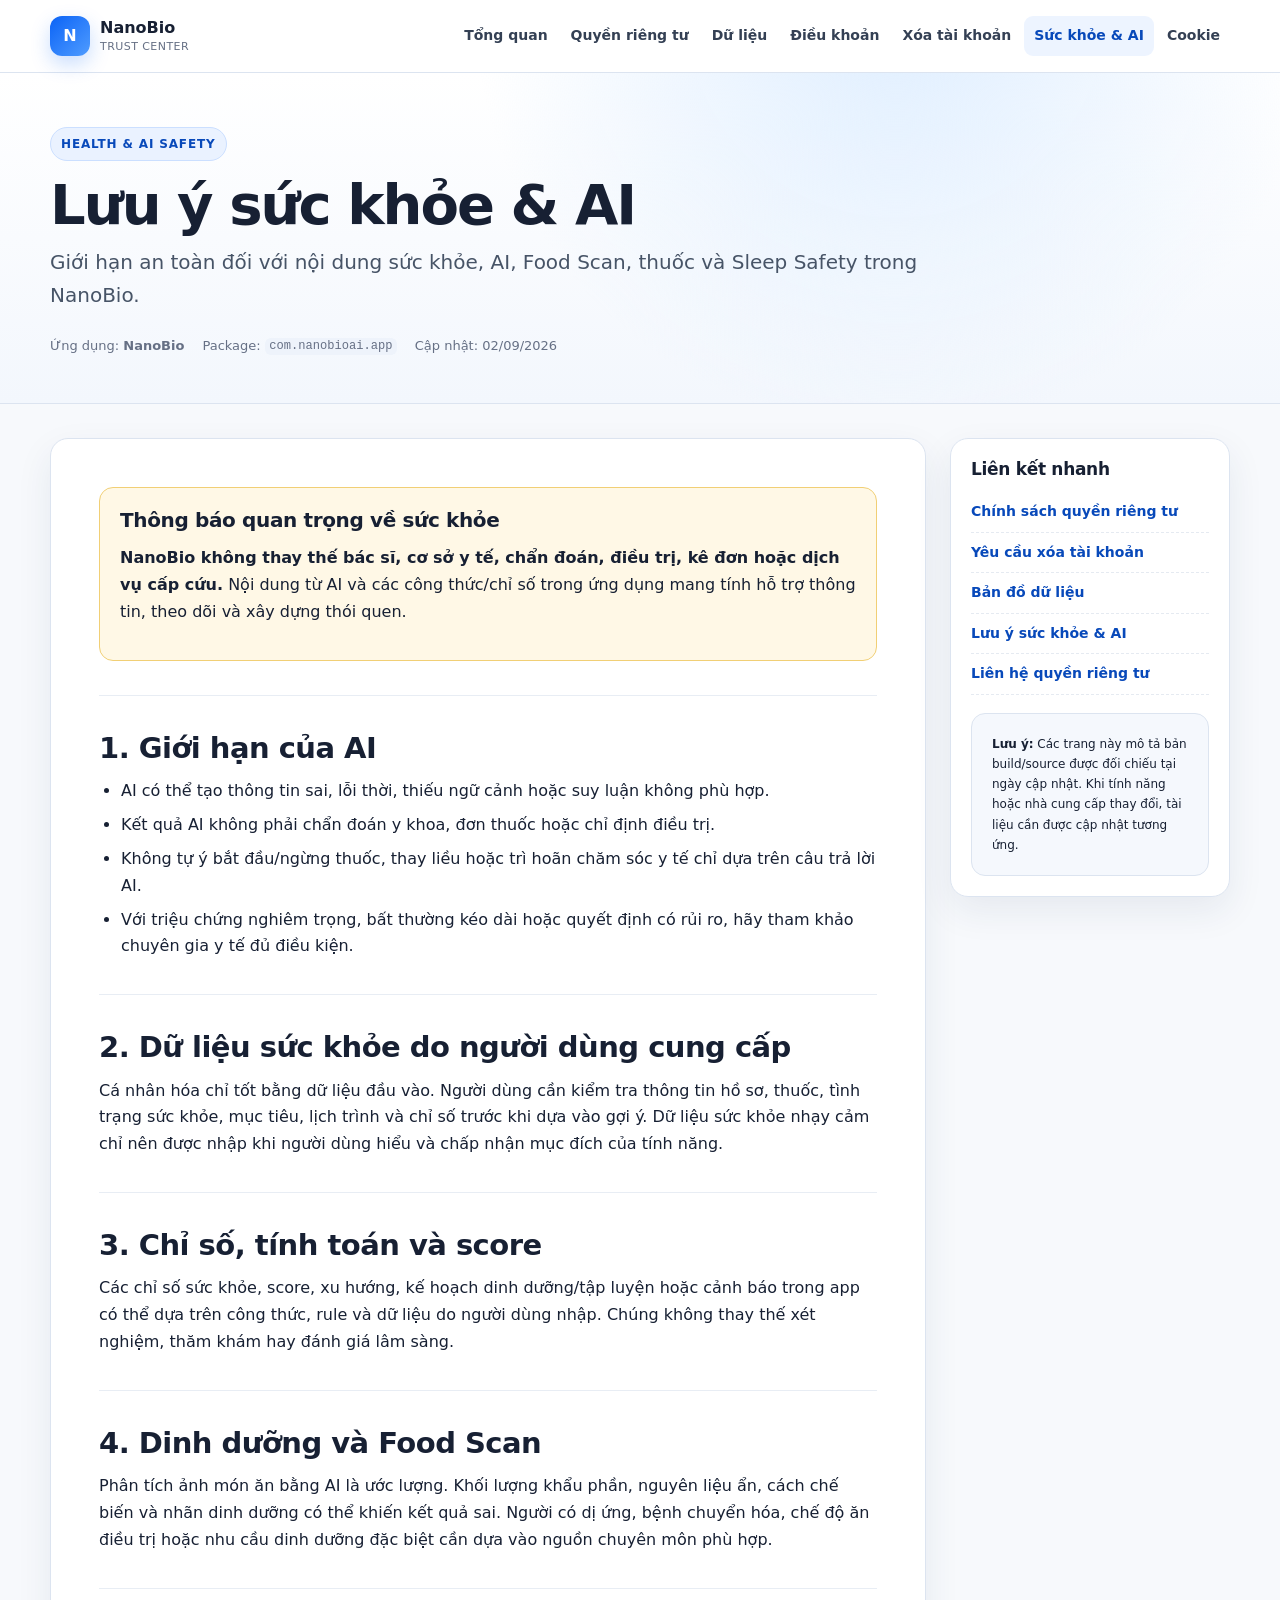
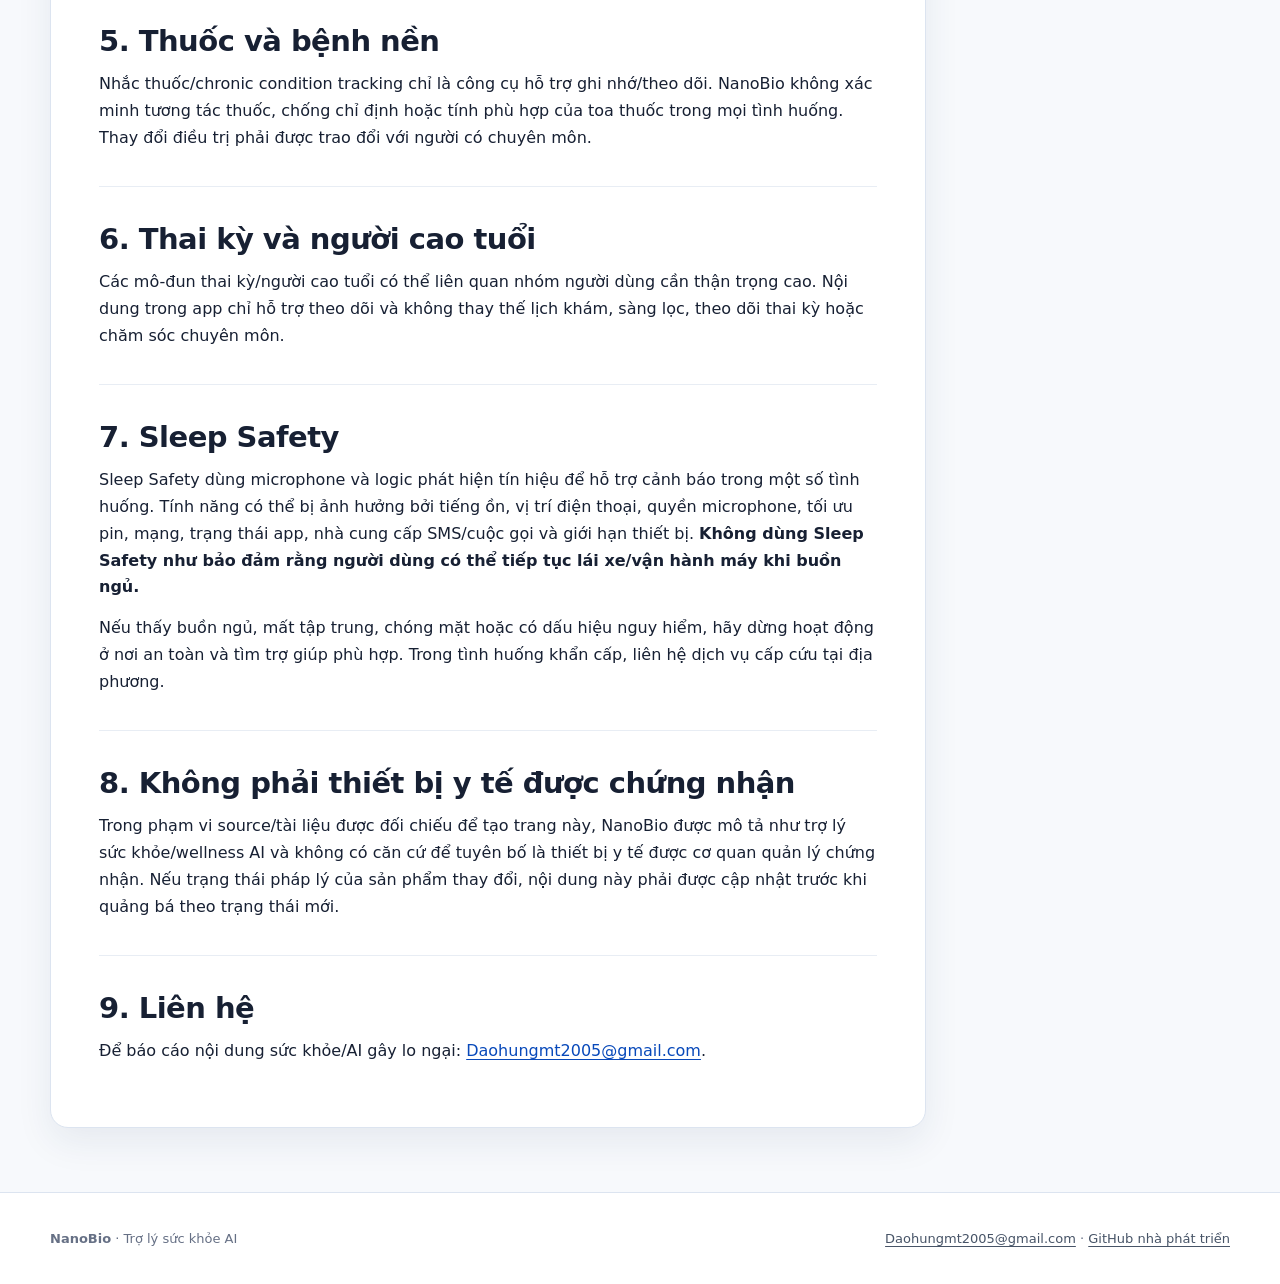
<file: health-ai-disclaimer.html>
<!doctype html>
    <html lang="vi">
    <head>
      <meta charset="utf-8">
      <meta name="viewport" content="width=device-width, initial-scale=1">
      <meta name="description" content="Giới hạn an toàn đối với nội dung sức khỏe, AI, Food Scan, thuốc và Sleep Safety trong NanoBio.">
      <meta name="theme-color" content="#0b63f6">
      <title>Lưu ý sức khỏe & AI | NanoBio</title>
      <link rel="stylesheet" href="assets/css/styles.css">
    </head>
    <body data-page="health-ai-disclaimer.html">
      <a class="skip-link" href="#main">Bỏ qua điều hướng</a>
      <header class="site-header">
        <div class="shell header-inner">
          <a class="brand" href="index.html" aria-label="NanoBio Trust Center">
            <span class="brand-mark" aria-hidden="true">N</span>
            <span><strong>NanoBio</strong><small>Trust Center</small></span>
          </a>
          <button class="menu-button" type="button" aria-expanded="false" aria-controls="site-nav">Menu</button>
          <nav id="site-nav" class="site-nav" aria-label="Điều hướng chính"><a class="nav-link" href="index.html" data-page="index.html">Tổng quan</a><a class="nav-link" href="privacy-policy.html" data-page="privacy-policy.html">Quyền riêng tư</a><a class="nav-link" href="data-safety.html" data-page="data-safety.html">Dữ liệu</a><a class="nav-link" href="terms-of-service.html" data-page="terms-of-service.html">Điều khoản</a><a class="nav-link" href="account-deletion.html" data-page="account-deletion.html">Xóa tài khoản</a><a class="nav-link" href="health-ai-disclaimer.html" data-page="health-ai-disclaimer.html">Sức khỏe & AI</a><a class="nav-link" href="cookie-policy.html" data-page="cookie-policy.html">Cookie</a></nav>
        </div>
      </header>
      <main id="main">
        <section class="hero compact">
          <div class="shell">
            <div class="eyebrow">Health & AI Safety</div>
            <h1>Lưu ý sức khỏe & AI</h1>
            <p class="lead">Giới hạn an toàn đối với nội dung sức khỏe, AI, Food Scan, thuốc và Sleep Safety trong NanoBio.</p>
            <div class="meta-row"><span>Ứng dụng: <strong>NanoBio</strong></span><span>Package: <code>com.nanobioai.app</code></span><span>Cập nhật: 02/09/2026</span></div>
          </div>
        </section>
        <div class="shell content-grid">
          <article class="policy-card">
            <section class="callout warn">
  <h2>Thông báo quan trọng về sức khỏe</h2>
  <p><strong>NanoBio không thay thế bác sĩ, cơ sở y tế, chẩn đoán, điều trị, kê đơn hoặc dịch vụ cấp cứu.</strong> Nội dung từ AI và các công thức/chỉ số trong ứng dụng mang tính hỗ trợ thông tin, theo dõi và xây dựng thói quen.</p>
</section>
<section>
  <h2>1. Giới hạn của AI</h2>
  <ul>
    <li>AI có thể tạo thông tin sai, lỗi thời, thiếu ngữ cảnh hoặc suy luận không phù hợp.</li>
    <li>Kết quả AI không phải chẩn đoán y khoa, đơn thuốc hoặc chỉ định điều trị.</li>
    <li>Không tự ý bắt đầu/ngừng thuốc, thay liều hoặc trì hoãn chăm sóc y tế chỉ dựa trên câu trả lời AI.</li>
    <li>Với triệu chứng nghiêm trọng, bất thường kéo dài hoặc quyết định có rủi ro, hãy tham khảo chuyên gia y tế đủ điều kiện.</li>
  </ul>
</section>
<section>
  <h2>2. Dữ liệu sức khỏe do người dùng cung cấp</h2>
  <p>Cá nhân hóa chỉ tốt bằng dữ liệu đầu vào. Người dùng cần kiểm tra thông tin hồ sơ, thuốc, tình trạng sức khỏe, mục tiêu, lịch trình và chỉ số trước khi dựa vào gợi ý. Dữ liệu sức khỏe nhạy cảm chỉ nên được nhập khi người dùng hiểu và chấp nhận mục đích của tính năng.</p>
</section>
<section>
  <h2>3. Chỉ số, tính toán và score</h2>
  <p>Các chỉ số sức khỏe, score, xu hướng, kế hoạch dinh dưỡng/tập luyện hoặc cảnh báo trong app có thể dựa trên công thức, rule và dữ liệu do người dùng nhập. Chúng không thay thế xét nghiệm, thăm khám hay đánh giá lâm sàng.</p>
</section>
<section>
  <h2>4. Dinh dưỡng và Food Scan</h2>
  <p>Phân tích ảnh món ăn bằng AI là ước lượng. Khối lượng khẩu phần, nguyên liệu ẩn, cách chế biến và nhãn dinh dưỡng có thể khiến kết quả sai. Người có dị ứng, bệnh chuyển hóa, chế độ ăn điều trị hoặc nhu cầu dinh dưỡng đặc biệt cần dựa vào nguồn chuyên môn phù hợp.</p>
</section>
<section>
  <h2>5. Thuốc và bệnh nền</h2>
  <p>Nhắc thuốc/chronic condition tracking chỉ là công cụ hỗ trợ ghi nhớ/theo dõi. NanoBio không xác minh tương tác thuốc, chống chỉ định hoặc tính phù hợp của toa thuốc trong mọi tình huống. Thay đổi điều trị phải được trao đổi với người có chuyên môn.</p>
</section>
<section>
  <h2>6. Thai kỳ và người cao tuổi</h2>
  <p>Các mô-đun thai kỳ/người cao tuổi có thể liên quan nhóm người dùng cần thận trọng cao. Nội dung trong app chỉ hỗ trợ theo dõi và không thay thế lịch khám, sàng lọc, theo dõi thai kỳ hoặc chăm sóc chuyên môn.</p>
</section>
<section>
  <h2>7. Sleep Safety</h2>
  <p>Sleep Safety dùng microphone và logic phát hiện tín hiệu để hỗ trợ cảnh báo trong một số tình huống. Tính năng có thể bị ảnh hưởng bởi tiếng ồn, vị trí điện thoại, quyền microphone, tối ưu pin, mạng, trạng thái app, nhà cung cấp SMS/cuộc gọi và giới hạn thiết bị. <strong>Không dùng Sleep Safety như bảo đảm rằng người dùng có thể tiếp tục lái xe/vận hành máy khi buồn ngủ.</strong></p>
  <p>Nếu thấy buồn ngủ, mất tập trung, chóng mặt hoặc có dấu hiệu nguy hiểm, hãy dừng hoạt động ở nơi an toàn và tìm trợ giúp phù hợp. Trong tình huống khẩn cấp, liên hệ dịch vụ cấp cứu tại địa phương.</p>
</section>
<section>
  <h2>8. Không phải thiết bị y tế được chứng nhận</h2>
  <p>Trong phạm vi source/tài liệu được đối chiếu để tạo trang này, NanoBio được mô tả như trợ lý sức khỏe/wellness AI và không có căn cứ để tuyên bố là thiết bị y tế được cơ quan quản lý chứng nhận. Nếu trạng thái pháp lý của sản phẩm thay đổi, nội dung này phải được cập nhật trước khi quảng bá theo trạng thái mới.</p>
</section>
<section>
  <h2>9. Liên hệ</h2>
  <p>Để báo cáo nội dung sức khỏe/AI gây lo ngại: <a href="mailto:Daohungmt2005@gmail.com">Daohungmt2005@gmail.com</a>.</p>
</section>

          </article>
          <aside class="side-card" aria-label="Liên kết nhanh">
            <h2>Liên kết nhanh</h2>
            <a href="privacy-policy.html">Chính sách quyền riêng tư</a>
            <a href="account-deletion.html">Yêu cầu xóa tài khoản</a>
            <a href="data-safety.html">Bản đồ dữ liệu</a>
            <a href="health-ai-disclaimer.html">Lưu ý sức khỏe & AI</a>
            <a href="mailto:Daohungmt2005@gmail.com">Liên hệ quyền riêng tư</a>
            <div class="note small"><strong>Lưu ý:</strong> Các trang này mô tả bản build/source được đối chiếu tại ngày cập nhật. Khi tính năng hoặc nhà cung cấp thay đổi, tài liệu cần được cập nhật tương ứng.</div>
          </aside>
        </div>
      </main>
      <footer class="site-footer">
        <div class="shell footer-inner">
          <div><strong>NanoBio</strong> · Trợ lý sức khỏe AI</div>
          <div><a href="mailto:Daohungmt2005@gmail.com">Daohungmt2005@gmail.com</a> · <a href="https://github.com/daovanhung-dev" rel="noopener noreferrer">GitHub nhà phát triển</a></div>
        </div>
      </footer>
      <script src="assets/js/main.js" defer></script>
    </body>
    </html>
</file>
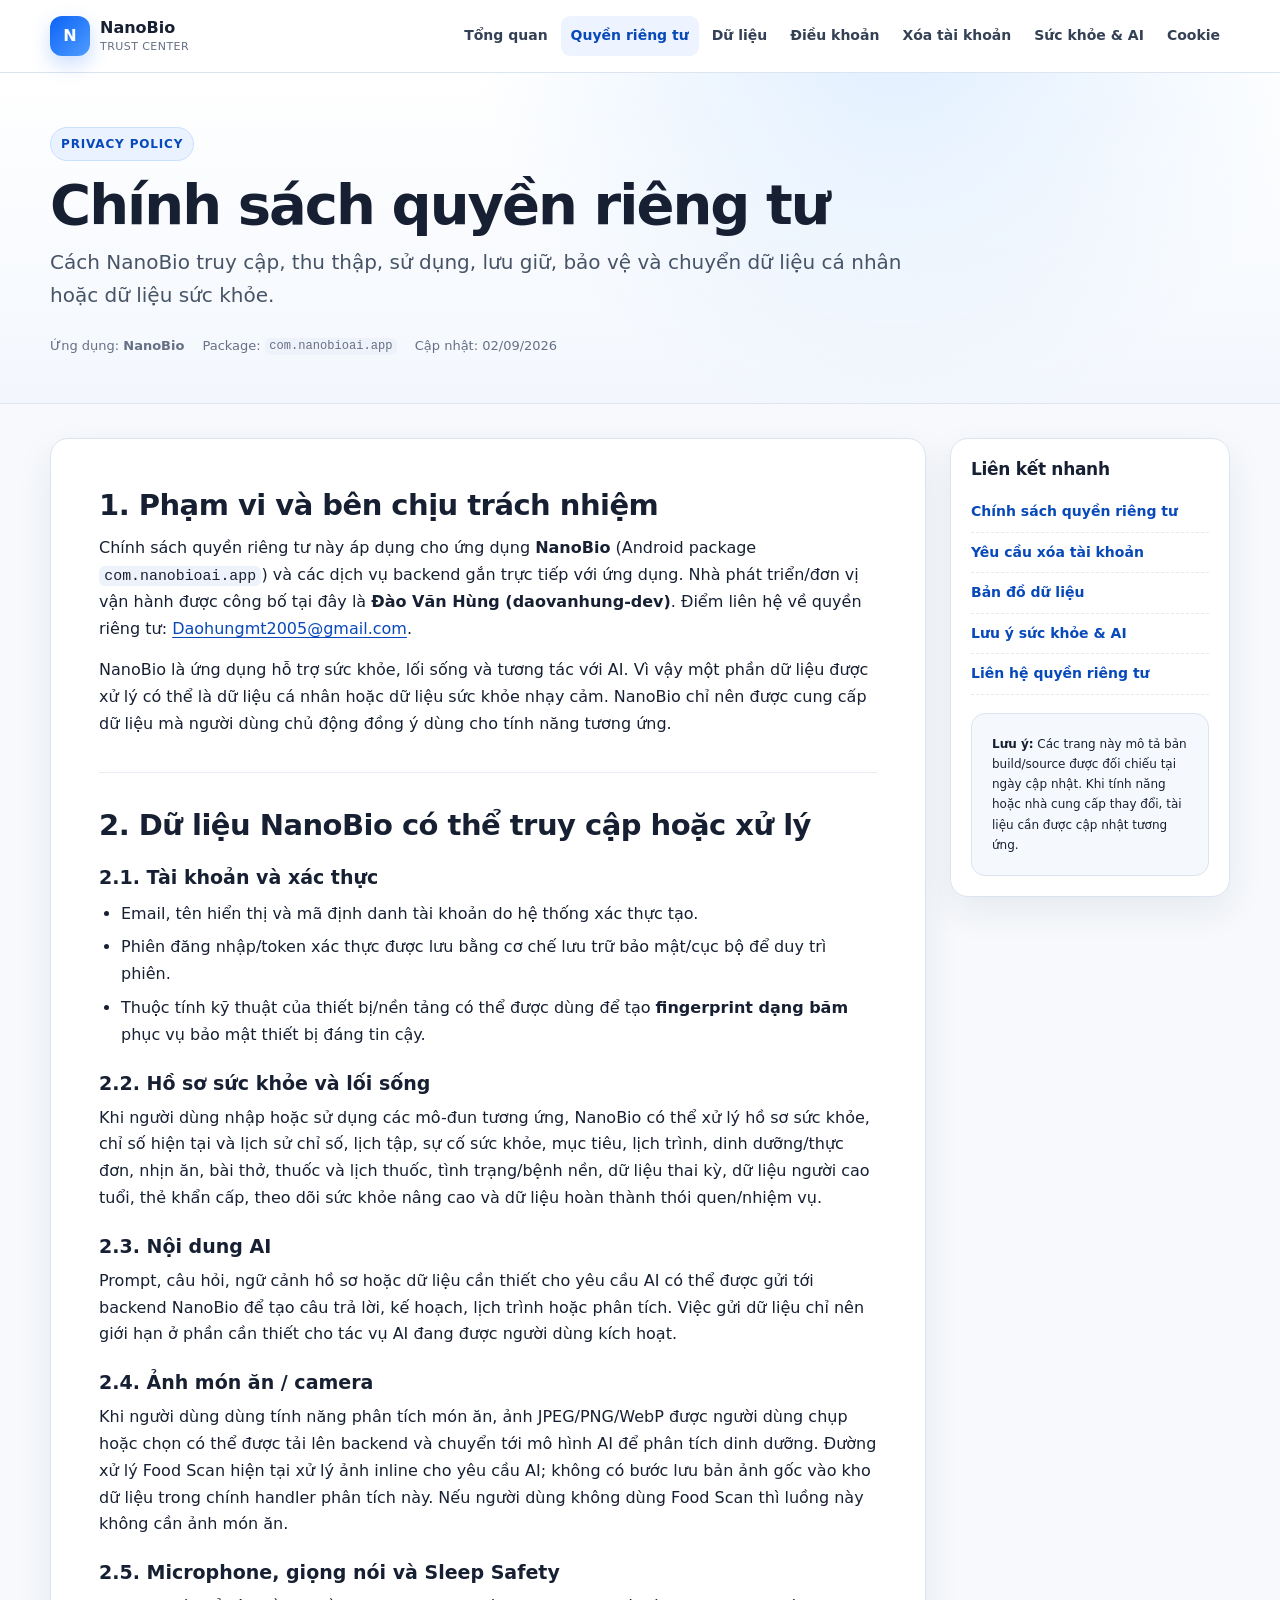
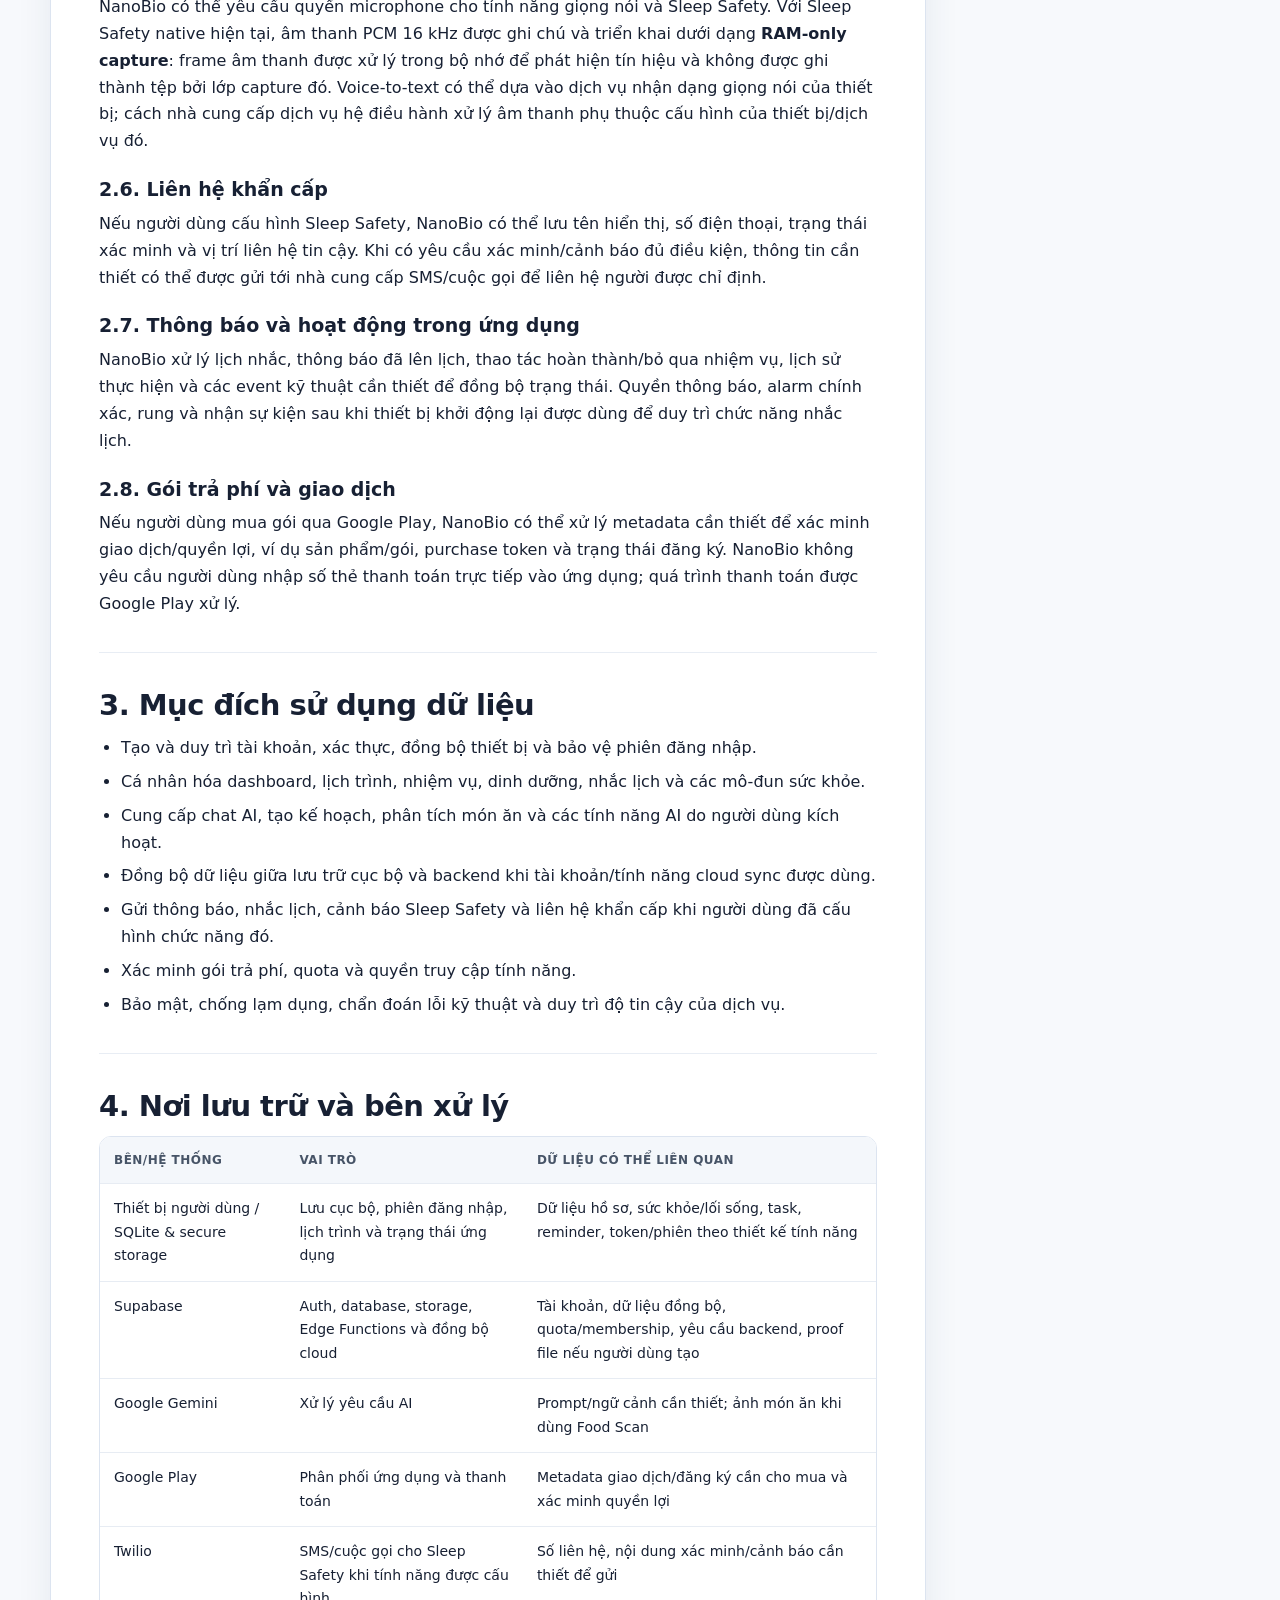
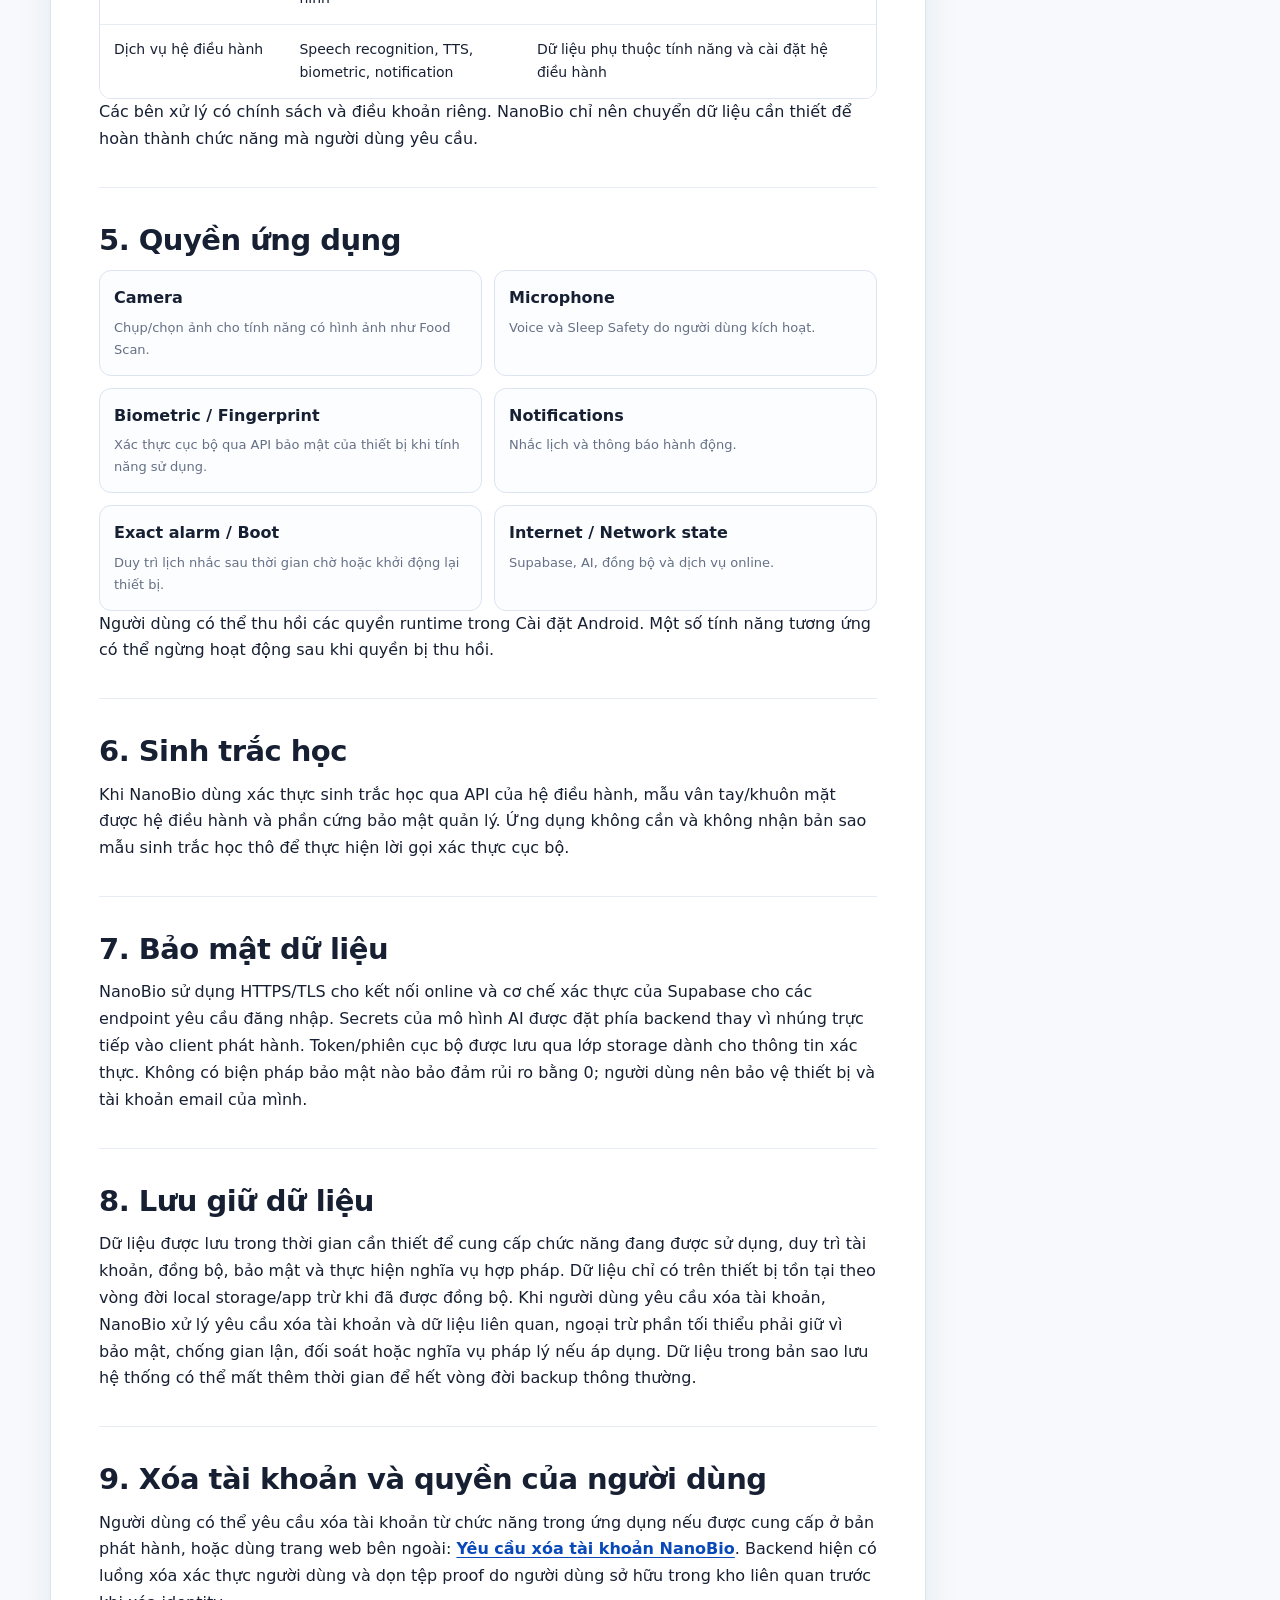
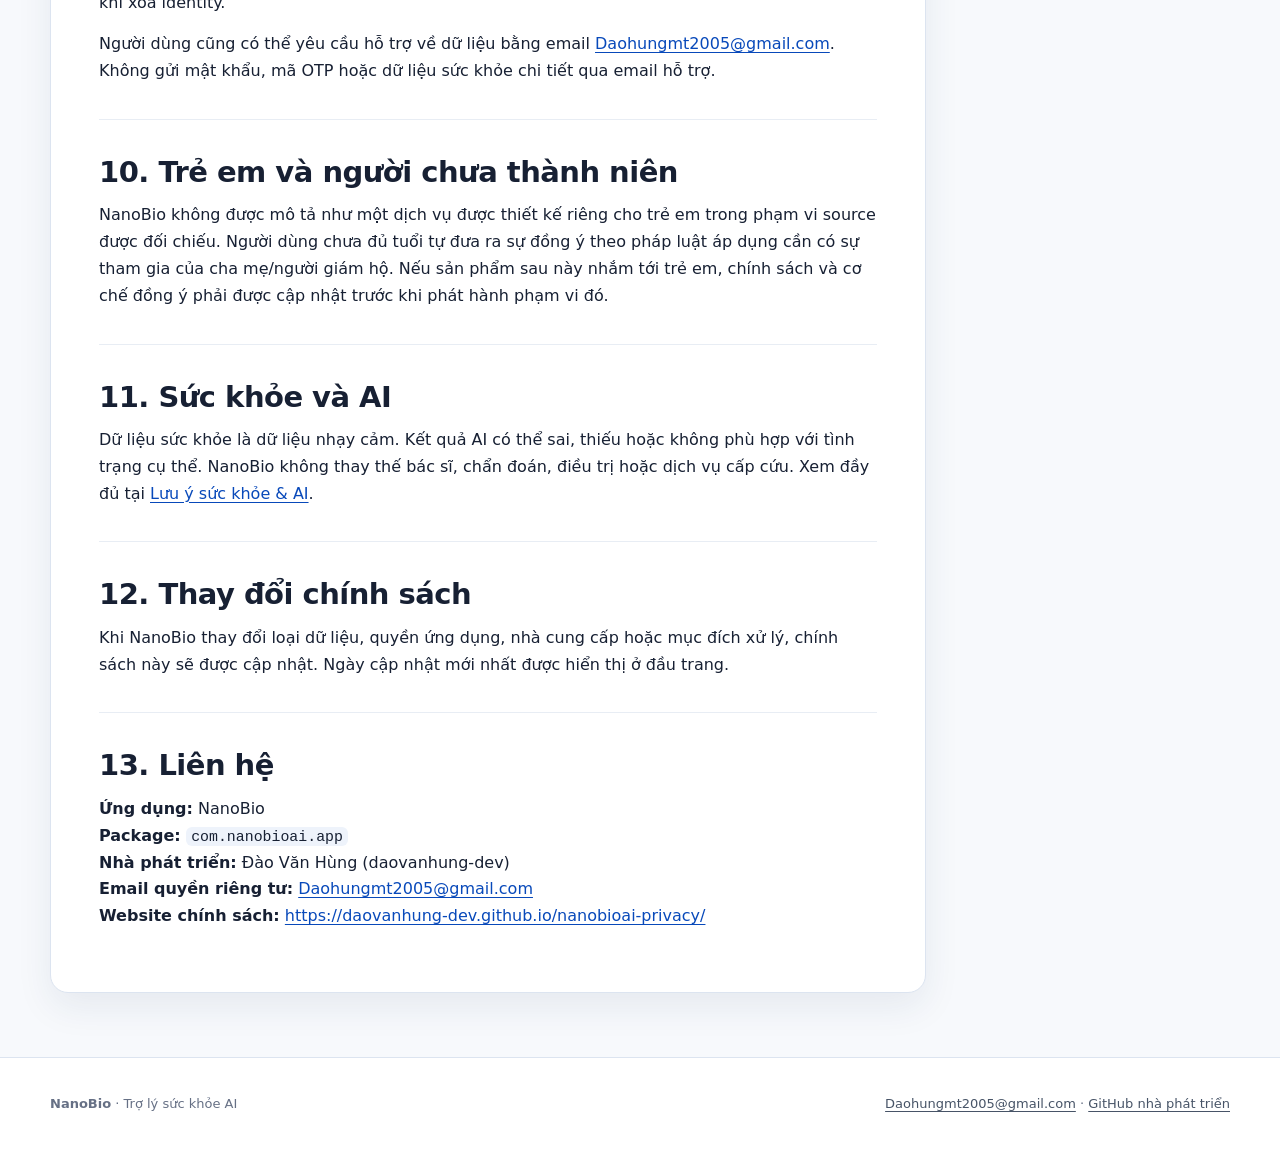
<file: privacy-policy.html>
<!doctype html>
    <html lang="vi">
    <head>
      <meta charset="utf-8">
      <meta name="viewport" content="width=device-width, initial-scale=1">
      <meta name="description" content="Cách NanoBio truy cập, thu thập, sử dụng, lưu giữ, bảo vệ và chuyển dữ liệu cá nhân hoặc dữ liệu sức khỏe.">
      <meta name="theme-color" content="#0b63f6">
      <title>Chính sách quyền riêng tư | NanoBio</title>
      <link rel="stylesheet" href="assets/css/styles.css">
    </head>
    <body data-page="privacy-policy.html">
      <a class="skip-link" href="#main">Bỏ qua điều hướng</a>
      <header class="site-header">
        <div class="shell header-inner">
          <a class="brand" href="index.html" aria-label="NanoBio Trust Center">
            <span class="brand-mark" aria-hidden="true">N</span>
            <span><strong>NanoBio</strong><small>Trust Center</small></span>
          </a>
          <button class="menu-button" type="button" aria-expanded="false" aria-controls="site-nav">Menu</button>
          <nav id="site-nav" class="site-nav" aria-label="Điều hướng chính"><a class="nav-link" href="index.html" data-page="index.html">Tổng quan</a><a class="nav-link" href="privacy-policy.html" data-page="privacy-policy.html">Quyền riêng tư</a><a class="nav-link" href="data-safety.html" data-page="data-safety.html">Dữ liệu</a><a class="nav-link" href="terms-of-service.html" data-page="terms-of-service.html">Điều khoản</a><a class="nav-link" href="account-deletion.html" data-page="account-deletion.html">Xóa tài khoản</a><a class="nav-link" href="health-ai-disclaimer.html" data-page="health-ai-disclaimer.html">Sức khỏe & AI</a><a class="nav-link" href="cookie-policy.html" data-page="cookie-policy.html">Cookie</a></nav>
        </div>
      </header>
      <main id="main">
        <section class="hero compact">
          <div class="shell">
            <div class="eyebrow">Privacy Policy</div>
            <h1>Chính sách quyền riêng tư</h1>
            <p class="lead">Cách NanoBio truy cập, thu thập, sử dụng, lưu giữ, bảo vệ và chuyển dữ liệu cá nhân hoặc dữ liệu sức khỏe.</p>
            <div class="meta-row"><span>Ứng dụng: <strong>NanoBio</strong></span><span>Package: <code>com.nanobioai.app</code></span><span>Cập nhật: 02/09/2026</span></div>
          </div>
        </section>
        <div class="shell content-grid">
          <article class="policy-card">
            <section>
  <h2>1. Phạm vi và bên chịu trách nhiệm</h2>
  <p>Chính sách quyền riêng tư này áp dụng cho ứng dụng <strong>NanoBio</strong> (Android package <code>com.nanobioai.app</code>) và các dịch vụ backend gắn trực tiếp với ứng dụng. Nhà phát triển/đơn vị vận hành được công bố tại đây là <strong>Đào Văn Hùng (daovanhung-dev)</strong>. Điểm liên hệ về quyền riêng tư: <a href="mailto:Daohungmt2005@gmail.com">Daohungmt2005@gmail.com</a>.</p>
  <p>NanoBio là ứng dụng hỗ trợ sức khỏe, lối sống và tương tác với AI. Vì vậy một phần dữ liệu được xử lý có thể là dữ liệu cá nhân hoặc dữ liệu sức khỏe nhạy cảm. NanoBio chỉ nên được cung cấp dữ liệu mà người dùng chủ động đồng ý dùng cho tính năng tương ứng.</p>
</section>
<section>
  <h2>2. Dữ liệu NanoBio có thể truy cập hoặc xử lý</h2>
  <h3>2.1. Tài khoản và xác thực</h3>
  <ul>
    <li>Email, tên hiển thị và mã định danh tài khoản do hệ thống xác thực tạo.</li>
    <li>Phiên đăng nhập/token xác thực được lưu bằng cơ chế lưu trữ bảo mật/cục bộ để duy trì phiên.</li>
    <li>Thuộc tính kỹ thuật của thiết bị/nền tảng có thể được dùng để tạo <strong>fingerprint dạng băm</strong> phục vụ bảo mật thiết bị đáng tin cậy.</li>
  </ul>
  <h3>2.2. Hồ sơ sức khỏe và lối sống</h3>
  <p>Khi người dùng nhập hoặc sử dụng các mô-đun tương ứng, NanoBio có thể xử lý hồ sơ sức khỏe, chỉ số hiện tại và lịch sử chỉ số, lịch tập, sự cố sức khỏe, mục tiêu, lịch trình, dinh dưỡng/thực đơn, nhịn ăn, bài thở, thuốc và lịch thuốc, tình trạng/bệnh nền, dữ liệu thai kỳ, dữ liệu người cao tuổi, thẻ khẩn cấp, theo dõi sức khỏe nâng cao và dữ liệu hoàn thành thói quen/nhiệm vụ.</p>
  <h3>2.3. Nội dung AI</h3>
  <p>Prompt, câu hỏi, ngữ cảnh hồ sơ hoặc dữ liệu cần thiết cho yêu cầu AI có thể được gửi tới backend NanoBio để tạo câu trả lời, kế hoạch, lịch trình hoặc phân tích. Việc gửi dữ liệu chỉ nên giới hạn ở phần cần thiết cho tác vụ AI đang được người dùng kích hoạt.</p>
  <h3>2.4. Ảnh món ăn / camera</h3>
  <p>Khi người dùng dùng tính năng phân tích món ăn, ảnh JPEG/PNG/WebP được người dùng chụp hoặc chọn có thể được tải lên backend và chuyển tới mô hình AI để phân tích dinh dưỡng. Đường xử lý Food Scan hiện tại xử lý ảnh inline cho yêu cầu AI; không có bước lưu bản ảnh gốc vào kho dữ liệu trong chính handler phân tích này. Nếu người dùng không dùng Food Scan thì luồng này không cần ảnh món ăn.</p>
  <h3>2.5. Microphone, giọng nói và Sleep Safety</h3>
  <p>NanoBio có thể yêu cầu quyền microphone cho tính năng giọng nói và Sleep Safety. Với Sleep Safety native hiện tại, âm thanh PCM 16 kHz được ghi chú và triển khai dưới dạng <strong>RAM-only capture</strong>: frame âm thanh được xử lý trong bộ nhớ để phát hiện tín hiệu và không được ghi thành tệp bởi lớp capture đó. Voice-to-text có thể dựa vào dịch vụ nhận dạng giọng nói của thiết bị; cách nhà cung cấp dịch vụ hệ điều hành xử lý âm thanh phụ thuộc cấu hình của thiết bị/dịch vụ đó.</p>
  <h3>2.6. Liên hệ khẩn cấp</h3>
  <p>Nếu người dùng cấu hình Sleep Safety, NanoBio có thể lưu tên hiển thị, số điện thoại, trạng thái xác minh và vị trí liên hệ tin cậy. Khi có yêu cầu xác minh/cảnh báo đủ điều kiện, thông tin cần thiết có thể được gửi tới nhà cung cấp SMS/cuộc gọi để liên hệ người được chỉ định.</p>
  <h3>2.7. Thông báo và hoạt động trong ứng dụng</h3>
  <p>NanoBio xử lý lịch nhắc, thông báo đã lên lịch, thao tác hoàn thành/bỏ qua nhiệm vụ, lịch sử thực hiện và các event kỹ thuật cần thiết để đồng bộ trạng thái. Quyền thông báo, alarm chính xác, rung và nhận sự kiện sau khi thiết bị khởi động lại được dùng để duy trì chức năng nhắc lịch.</p>
  <h3>2.8. Gói trả phí và giao dịch</h3>
  <p>Nếu người dùng mua gói qua Google Play, NanoBio có thể xử lý metadata cần thiết để xác minh giao dịch/quyền lợi, ví dụ sản phẩm/gói, purchase token và trạng thái đăng ký. NanoBio không yêu cầu người dùng nhập số thẻ thanh toán trực tiếp vào ứng dụng; quá trình thanh toán được Google Play xử lý.</p>
</section>
<section>
  <h2>3. Mục đích sử dụng dữ liệu</h2>
  <ul>
    <li>Tạo và duy trì tài khoản, xác thực, đồng bộ thiết bị và bảo vệ phiên đăng nhập.</li>
    <li>Cá nhân hóa dashboard, lịch trình, nhiệm vụ, dinh dưỡng, nhắc lịch và các mô-đun sức khỏe.</li>
    <li>Cung cấp chat AI, tạo kế hoạch, phân tích món ăn và các tính năng AI do người dùng kích hoạt.</li>
    <li>Đồng bộ dữ liệu giữa lưu trữ cục bộ và backend khi tài khoản/tính năng cloud sync được dùng.</li>
    <li>Gửi thông báo, nhắc lịch, cảnh báo Sleep Safety và liên hệ khẩn cấp khi người dùng đã cấu hình chức năng đó.</li>
    <li>Xác minh gói trả phí, quota và quyền truy cập tính năng.</li>
    <li>Bảo mật, chống lạm dụng, chẩn đoán lỗi kỹ thuật và duy trì độ tin cậy của dịch vụ.</li>
  </ul>
</section>
<section>
  <h2>4. Nơi lưu trữ và bên xử lý</h2>
  <div class="table-wrap"><table>
    <thead><tr><th>Bên/hệ thống</th><th>Vai trò</th><th>Dữ liệu có thể liên quan</th></tr></thead>
    <tbody>
      <tr><td>Thiết bị người dùng / SQLite & secure storage</td><td>Lưu cục bộ, phiên đăng nhập, lịch trình và trạng thái ứng dụng</td><td>Dữ liệu hồ sơ, sức khỏe/lối sống, task, reminder, token/phiên theo thiết kế tính năng</td></tr>
      <tr><td>Supabase</td><td>Auth, database, storage, Edge Functions và đồng bộ cloud</td><td>Tài khoản, dữ liệu đồng bộ, quota/membership, yêu cầu backend, proof file nếu người dùng tạo</td></tr>
      <tr><td>Google Gemini</td><td>Xử lý yêu cầu AI</td><td>Prompt/ngữ cảnh cần thiết; ảnh món ăn khi dùng Food Scan</td></tr>
      <tr><td>Google Play</td><td>Phân phối ứng dụng và thanh toán</td><td>Metadata giao dịch/đăng ký cần cho mua và xác minh quyền lợi</td></tr>
      <tr><td>Twilio</td><td>SMS/cuộc gọi cho Sleep Safety khi tính năng được cấu hình</td><td>Số liên hệ, nội dung xác minh/cảnh báo cần thiết để gửi</td></tr>
      <tr><td>Dịch vụ hệ điều hành</td><td>Speech recognition, TTS, biometric, notification</td><td>Dữ liệu phụ thuộc tính năng và cài đặt hệ điều hành</td></tr>
    </tbody>
  </table></div>
  <p>Các bên xử lý có chính sách và điều khoản riêng. NanoBio chỉ nên chuyển dữ liệu cần thiết để hoàn thành chức năng mà người dùng yêu cầu.</p>
</section>
<section>
  <h2>5. Quyền ứng dụng</h2>
  <div class="permission-grid">
    <div><strong>Camera</strong><span>Chụp/chọn ảnh cho tính năng có hình ảnh như Food Scan.</span></div>
    <div><strong>Microphone</strong><span>Voice và Sleep Safety do người dùng kích hoạt.</span></div>
    <div><strong>Biometric / Fingerprint</strong><span>Xác thực cục bộ qua API bảo mật của thiết bị khi tính năng sử dụng.</span></div>
    <div><strong>Notifications</strong><span>Nhắc lịch và thông báo hành động.</span></div>
    <div><strong>Exact alarm / Boot</strong><span>Duy trì lịch nhắc sau thời gian chờ hoặc khởi động lại thiết bị.</span></div>
    <div><strong>Internet / Network state</strong><span>Supabase, AI, đồng bộ và dịch vụ online.</span></div>
  </div>
  <p>Người dùng có thể thu hồi các quyền runtime trong Cài đặt Android. Một số tính năng tương ứng có thể ngừng hoạt động sau khi quyền bị thu hồi.</p>
</section>
<section>
  <h2>6. Sinh trắc học</h2>
  <p>Khi NanoBio dùng xác thực sinh trắc học qua API của hệ điều hành, mẫu vân tay/khuôn mặt được hệ điều hành và phần cứng bảo mật quản lý. Ứng dụng không cần và không nhận bản sao mẫu sinh trắc học thô để thực hiện lời gọi xác thực cục bộ.</p>
</section>
<section>
  <h2>7. Bảo mật dữ liệu</h2>
  <p>NanoBio sử dụng HTTPS/TLS cho kết nối online và cơ chế xác thực của Supabase cho các endpoint yêu cầu đăng nhập. Secrets của mô hình AI được đặt phía backend thay vì nhúng trực tiếp vào client phát hành. Token/phiên cục bộ được lưu qua lớp storage dành cho thông tin xác thực. Không có biện pháp bảo mật nào bảo đảm rủi ro bằng 0; người dùng nên bảo vệ thiết bị và tài khoản email của mình.</p>
</section>
<section>
  <h2>8. Lưu giữ dữ liệu</h2>
  <p>Dữ liệu được lưu trong thời gian cần thiết để cung cấp chức năng đang được sử dụng, duy trì tài khoản, đồng bộ, bảo mật và thực hiện nghĩa vụ hợp pháp. Dữ liệu chỉ có trên thiết bị tồn tại theo vòng đời local storage/app trừ khi đã được đồng bộ. Khi người dùng yêu cầu xóa tài khoản, NanoBio xử lý yêu cầu xóa tài khoản và dữ liệu liên quan, ngoại trừ phần tối thiểu phải giữ vì bảo mật, chống gian lận, đối soát hoặc nghĩa vụ pháp lý nếu áp dụng. Dữ liệu trong bản sao lưu hệ thống có thể mất thêm thời gian để hết vòng đời backup thông thường.</p>
</section>
<section>
  <h2>9. Xóa tài khoản và quyền của người dùng</h2>
  <p>Người dùng có thể yêu cầu xóa tài khoản từ chức năng trong ứng dụng nếu được cung cấp ở bản phát hành, hoặc dùng trang web bên ngoài: <a href="account-deletion.html"><strong>Yêu cầu xóa tài khoản NanoBio</strong></a>. Backend hiện có luồng xóa xác thực người dùng và dọn tệp proof do người dùng sở hữu trong kho liên quan trước khi xóa identity.</p>
  <p>Người dùng cũng có thể yêu cầu hỗ trợ về dữ liệu bằng email <a href="mailto:Daohungmt2005@gmail.com">Daohungmt2005@gmail.com</a>. Không gửi mật khẩu, mã OTP hoặc dữ liệu sức khỏe chi tiết qua email hỗ trợ.</p>
</section>
<section>
  <h2>10. Trẻ em và người chưa thành niên</h2>
  <p>NanoBio không được mô tả như một dịch vụ được thiết kế riêng cho trẻ em trong phạm vi source được đối chiếu. Người dùng chưa đủ tuổi tự đưa ra sự đồng ý theo pháp luật áp dụng cần có sự tham gia của cha mẹ/người giám hộ. Nếu sản phẩm sau này nhắm tới trẻ em, chính sách và cơ chế đồng ý phải được cập nhật trước khi phát hành phạm vi đó.</p>
</section>
<section>
  <h2>11. Sức khỏe và AI</h2>
  <p>Dữ liệu sức khỏe là dữ liệu nhạy cảm. Kết quả AI có thể sai, thiếu hoặc không phù hợp với tình trạng cụ thể. NanoBio không thay thế bác sĩ, chẩn đoán, điều trị hoặc dịch vụ cấp cứu. Xem đầy đủ tại <a href="health-ai-disclaimer.html">Lưu ý sức khỏe & AI</a>.</p>
</section>
<section>
  <h2>12. Thay đổi chính sách</h2>
  <p>Khi NanoBio thay đổi loại dữ liệu, quyền ứng dụng, nhà cung cấp hoặc mục đích xử lý, chính sách này sẽ được cập nhật. Ngày cập nhật mới nhất được hiển thị ở đầu trang.</p>
</section>
<section>
  <h2>13. Liên hệ</h2>
  <p><strong>Ứng dụng:</strong> NanoBio<br><strong>Package:</strong> <code>com.nanobioai.app</code><br><strong>Nhà phát triển:</strong> Đào Văn Hùng (daovanhung-dev)<br><strong>Email quyền riêng tư:</strong> <a href="mailto:Daohungmt2005@gmail.com">Daohungmt2005@gmail.com</a><br><strong>Website chính sách:</strong> <a href="https://daovanhung-dev.github.io/nanobioai-privacy/">https://daovanhung-dev.github.io/nanobioai-privacy/</a></p>
</section>

          </article>
          <aside class="side-card" aria-label="Liên kết nhanh">
            <h2>Liên kết nhanh</h2>
            <a href="privacy-policy.html">Chính sách quyền riêng tư</a>
            <a href="account-deletion.html">Yêu cầu xóa tài khoản</a>
            <a href="data-safety.html">Bản đồ dữ liệu</a>
            <a href="health-ai-disclaimer.html">Lưu ý sức khỏe & AI</a>
            <a href="mailto:Daohungmt2005@gmail.com">Liên hệ quyền riêng tư</a>
            <div class="note small"><strong>Lưu ý:</strong> Các trang này mô tả bản build/source được đối chiếu tại ngày cập nhật. Khi tính năng hoặc nhà cung cấp thay đổi, tài liệu cần được cập nhật tương ứng.</div>
          </aside>
        </div>
      </main>
      <footer class="site-footer">
        <div class="shell footer-inner">
          <div><strong>NanoBio</strong> · Trợ lý sức khỏe AI</div>
          <div><a href="mailto:Daohungmt2005@gmail.com">Daohungmt2005@gmail.com</a> · <a href="https://github.com/daovanhung-dev" rel="noopener noreferrer">GitHub nhà phát triển</a></div>
        </div>
      </footer>
      <script src="assets/js/main.js" defer></script>
    </body>
    </html>
</file>
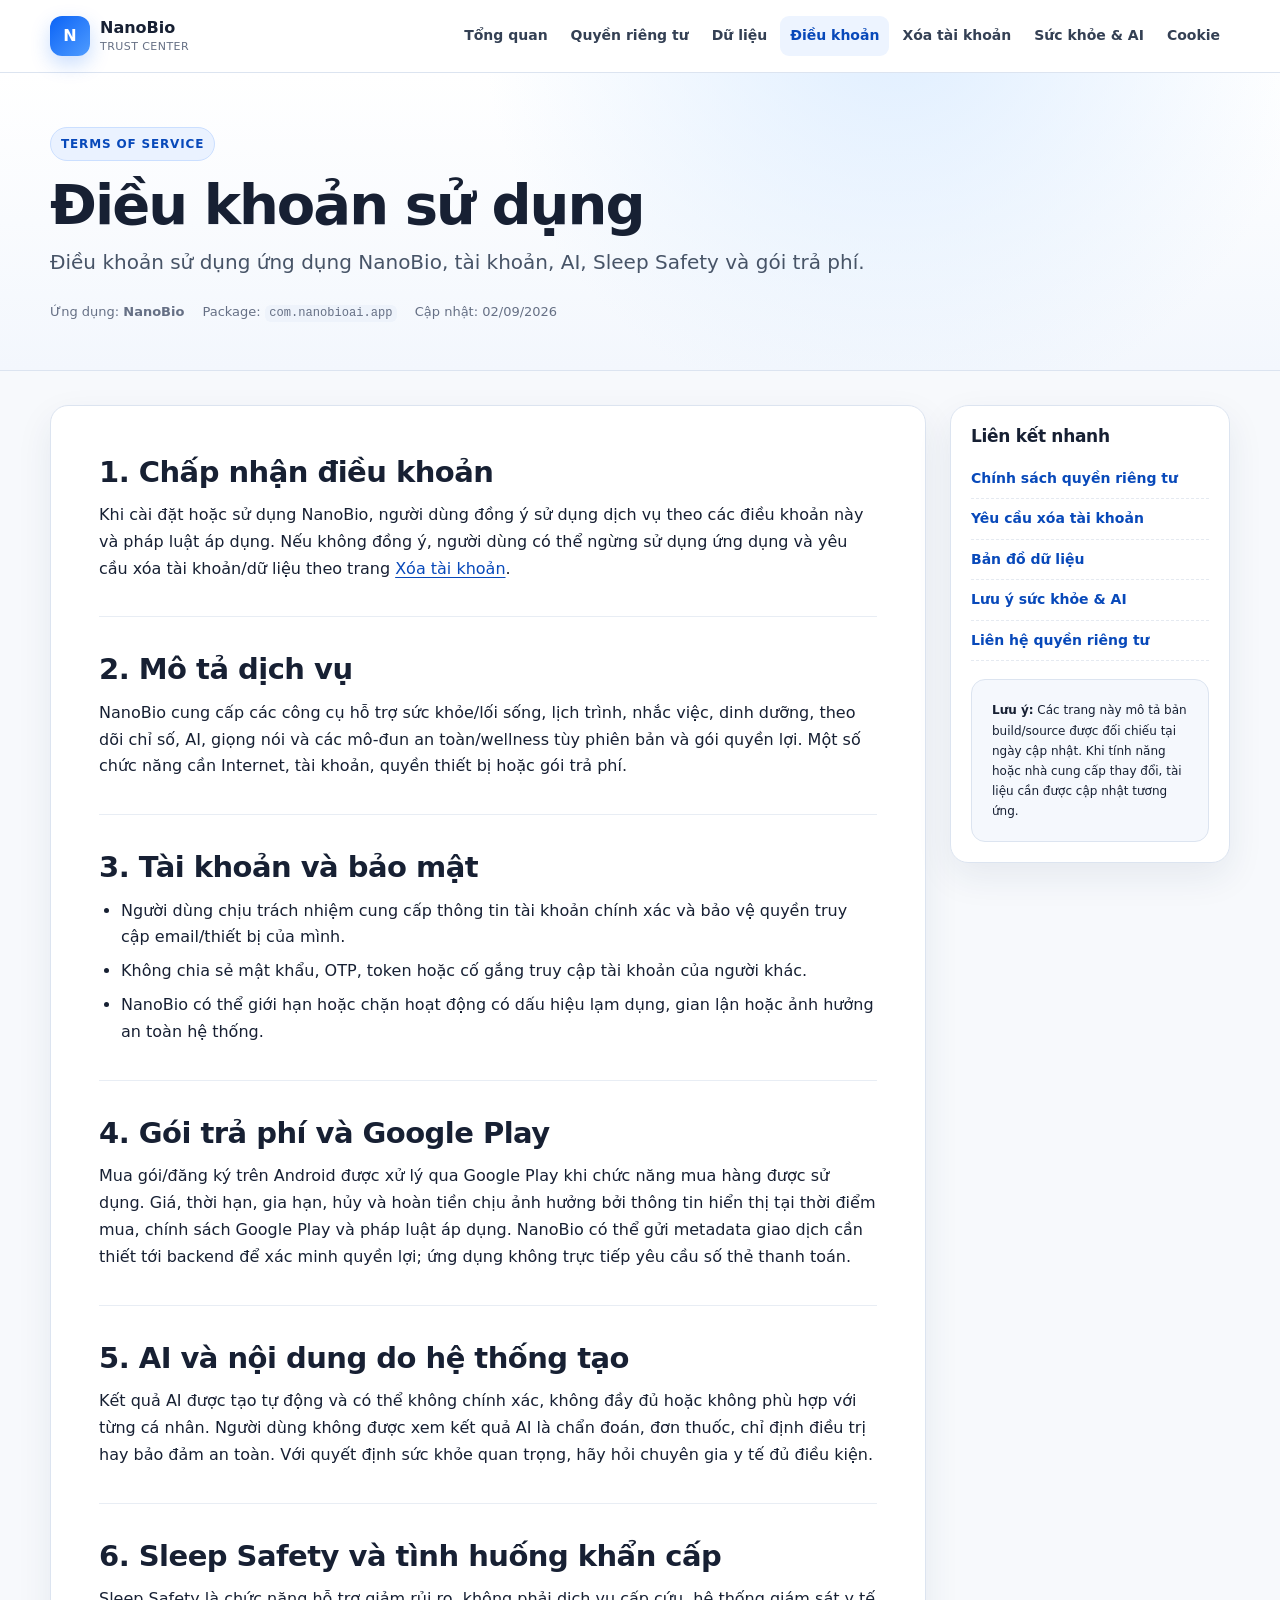
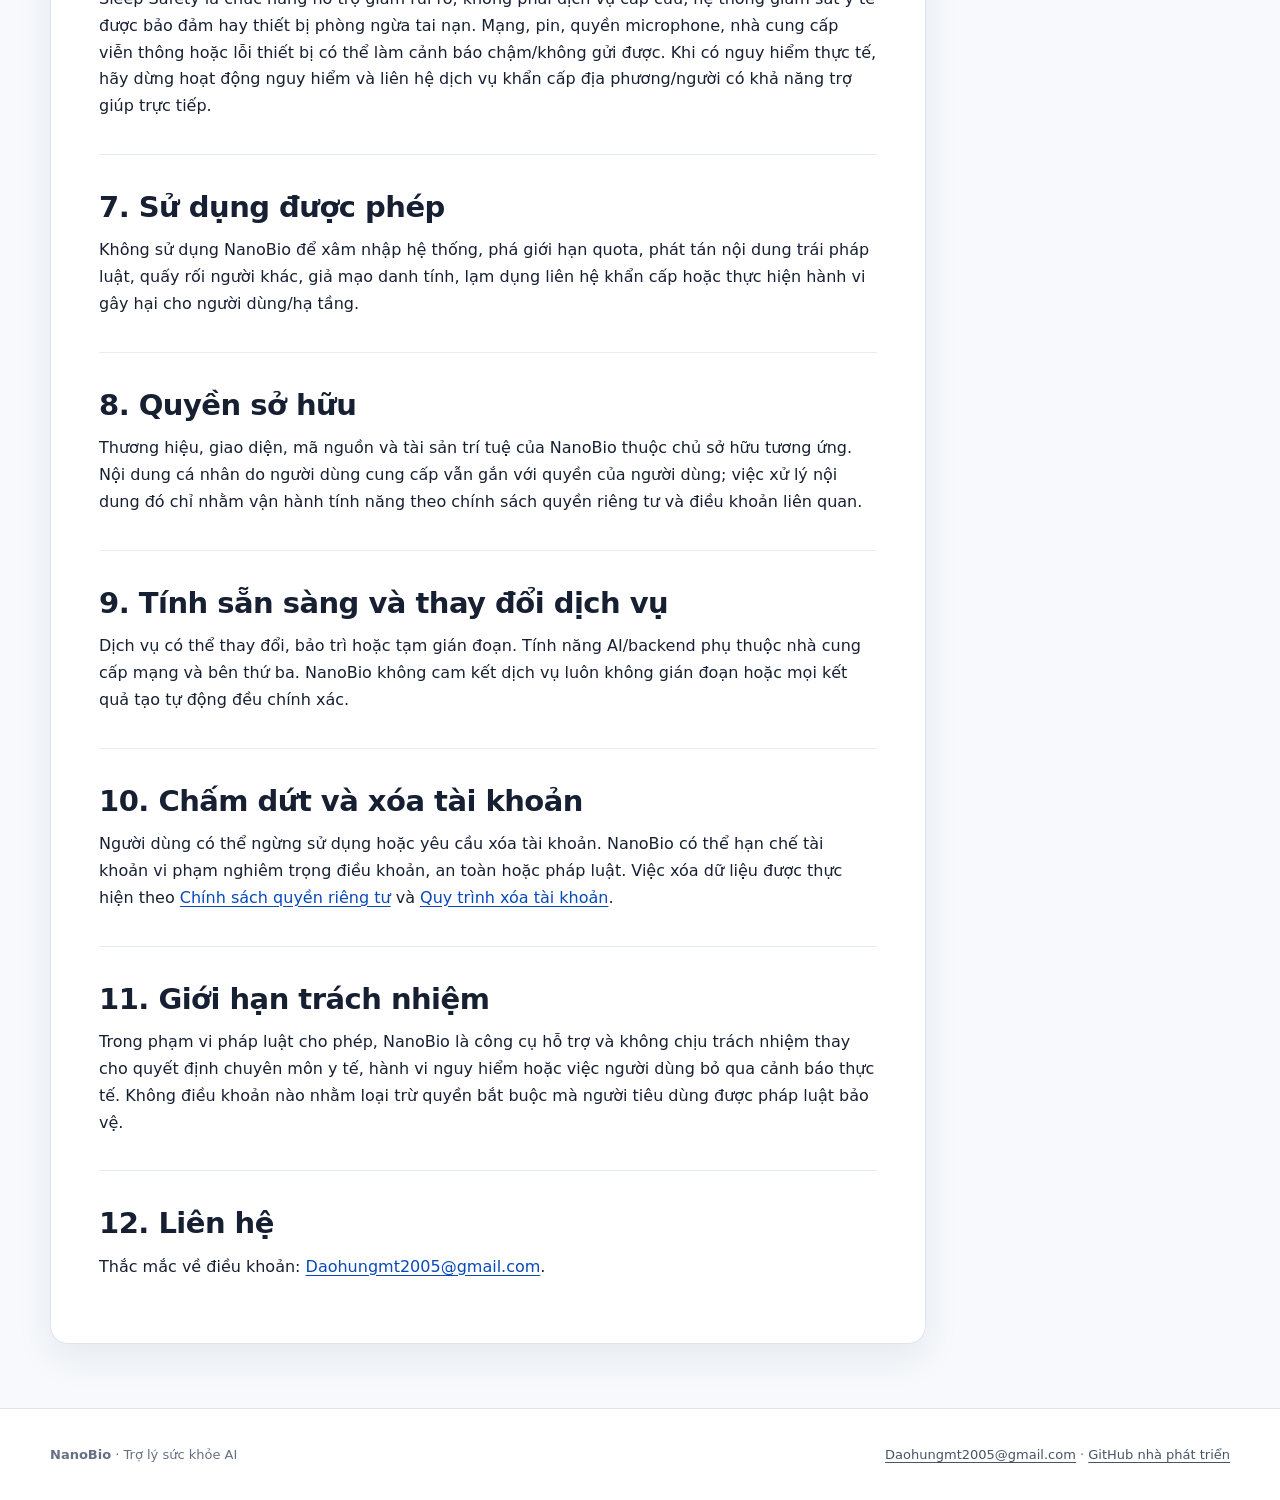
<file: terms-of-service.html>
<!doctype html>
    <html lang="vi">
    <head>
      <meta charset="utf-8">
      <meta name="viewport" content="width=device-width, initial-scale=1">
      <meta name="description" content="Điều khoản sử dụng ứng dụng NanoBio, tài khoản, AI, Sleep Safety và gói trả phí.">
      <meta name="theme-color" content="#0b63f6">
      <title>Điều khoản sử dụng | NanoBio</title>
      <link rel="stylesheet" href="assets/css/styles.css">
    </head>
    <body data-page="terms-of-service.html">
      <a class="skip-link" href="#main">Bỏ qua điều hướng</a>
      <header class="site-header">
        <div class="shell header-inner">
          <a class="brand" href="index.html" aria-label="NanoBio Trust Center">
            <span class="brand-mark" aria-hidden="true">N</span>
            <span><strong>NanoBio</strong><small>Trust Center</small></span>
          </a>
          <button class="menu-button" type="button" aria-expanded="false" aria-controls="site-nav">Menu</button>
          <nav id="site-nav" class="site-nav" aria-label="Điều hướng chính"><a class="nav-link" href="index.html" data-page="index.html">Tổng quan</a><a class="nav-link" href="privacy-policy.html" data-page="privacy-policy.html">Quyền riêng tư</a><a class="nav-link" href="data-safety.html" data-page="data-safety.html">Dữ liệu</a><a class="nav-link" href="terms-of-service.html" data-page="terms-of-service.html">Điều khoản</a><a class="nav-link" href="account-deletion.html" data-page="account-deletion.html">Xóa tài khoản</a><a class="nav-link" href="health-ai-disclaimer.html" data-page="health-ai-disclaimer.html">Sức khỏe & AI</a><a class="nav-link" href="cookie-policy.html" data-page="cookie-policy.html">Cookie</a></nav>
        </div>
      </header>
      <main id="main">
        <section class="hero compact">
          <div class="shell">
            <div class="eyebrow">Terms of Service</div>
            <h1>Điều khoản sử dụng</h1>
            <p class="lead">Điều khoản sử dụng ứng dụng NanoBio, tài khoản, AI, Sleep Safety và gói trả phí.</p>
            <div class="meta-row"><span>Ứng dụng: <strong>NanoBio</strong></span><span>Package: <code>com.nanobioai.app</code></span><span>Cập nhật: 02/09/2026</span></div>
          </div>
        </section>
        <div class="shell content-grid">
          <article class="policy-card">
            <section>
  <h2>1. Chấp nhận điều khoản</h2>
  <p>Khi cài đặt hoặc sử dụng NanoBio, người dùng đồng ý sử dụng dịch vụ theo các điều khoản này và pháp luật áp dụng. Nếu không đồng ý, người dùng có thể ngừng sử dụng ứng dụng và yêu cầu xóa tài khoản/dữ liệu theo trang <a href="account-deletion.html">Xóa tài khoản</a>.</p>
</section>
<section>
  <h2>2. Mô tả dịch vụ</h2>
  <p>NanoBio cung cấp các công cụ hỗ trợ sức khỏe/lối sống, lịch trình, nhắc việc, dinh dưỡng, theo dõi chỉ số, AI, giọng nói và các mô-đun an toàn/wellness tùy phiên bản và gói quyền lợi. Một số chức năng cần Internet, tài khoản, quyền thiết bị hoặc gói trả phí.</p>
</section>
<section>
  <h2>3. Tài khoản và bảo mật</h2>
  <ul>
    <li>Người dùng chịu trách nhiệm cung cấp thông tin tài khoản chính xác và bảo vệ quyền truy cập email/thiết bị của mình.</li>
    <li>Không chia sẻ mật khẩu, OTP, token hoặc cố gắng truy cập tài khoản của người khác.</li>
    <li>NanoBio có thể giới hạn hoặc chặn hoạt động có dấu hiệu lạm dụng, gian lận hoặc ảnh hưởng an toàn hệ thống.</li>
  </ul>
</section>
<section>
  <h2>4. Gói trả phí và Google Play</h2>
  <p>Mua gói/đăng ký trên Android được xử lý qua Google Play khi chức năng mua hàng được sử dụng. Giá, thời hạn, gia hạn, hủy và hoàn tiền chịu ảnh hưởng bởi thông tin hiển thị tại thời điểm mua, chính sách Google Play và pháp luật áp dụng. NanoBio có thể gửi metadata giao dịch cần thiết tới backend để xác minh quyền lợi; ứng dụng không trực tiếp yêu cầu số thẻ thanh toán.</p>
</section>
<section>
  <h2>5. AI và nội dung do hệ thống tạo</h2>
  <p>Kết quả AI được tạo tự động và có thể không chính xác, không đầy đủ hoặc không phù hợp với từng cá nhân. Người dùng không được xem kết quả AI là chẩn đoán, đơn thuốc, chỉ định điều trị hay bảo đảm an toàn. Với quyết định sức khỏe quan trọng, hãy hỏi chuyên gia y tế đủ điều kiện.</p>
</section>
<section>
  <h2>6. Sleep Safety và tình huống khẩn cấp</h2>
  <p>Sleep Safety là chức năng hỗ trợ giảm rủi ro, không phải dịch vụ cấp cứu, hệ thống giám sát y tế được bảo đảm hay thiết bị phòng ngừa tai nạn. Mạng, pin, quyền microphone, nhà cung cấp viễn thông hoặc lỗi thiết bị có thể làm cảnh báo chậm/không gửi được. Khi có nguy hiểm thực tế, hãy dừng hoạt động nguy hiểm và liên hệ dịch vụ khẩn cấp địa phương/người có khả năng trợ giúp trực tiếp.</p>
</section>
<section>
  <h2>7. Sử dụng được phép</h2>
  <p>Không sử dụng NanoBio để xâm nhập hệ thống, phá giới hạn quota, phát tán nội dung trái pháp luật, quấy rối người khác, giả mạo danh tính, lạm dụng liên hệ khẩn cấp hoặc thực hiện hành vi gây hại cho người dùng/hạ tầng.</p>
</section>
<section>
  <h2>8. Quyền sở hữu</h2>
  <p>Thương hiệu, giao diện, mã nguồn và tài sản trí tuệ của NanoBio thuộc chủ sở hữu tương ứng. Nội dung cá nhân do người dùng cung cấp vẫn gắn với quyền của người dùng; việc xử lý nội dung đó chỉ nhằm vận hành tính năng theo chính sách quyền riêng tư và điều khoản liên quan.</p>
</section>
<section>
  <h2>9. Tính sẵn sàng và thay đổi dịch vụ</h2>
  <p>Dịch vụ có thể thay đổi, bảo trì hoặc tạm gián đoạn. Tính năng AI/backend phụ thuộc nhà cung cấp mạng và bên thứ ba. NanoBio không cam kết dịch vụ luôn không gián đoạn hoặc mọi kết quả tạo tự động đều chính xác.</p>
</section>
<section>
  <h2>10. Chấm dứt và xóa tài khoản</h2>
  <p>Người dùng có thể ngừng sử dụng hoặc yêu cầu xóa tài khoản. NanoBio có thể hạn chế tài khoản vi phạm nghiêm trọng điều khoản, an toàn hoặc pháp luật. Việc xóa dữ liệu được thực hiện theo <a href="privacy-policy.html">Chính sách quyền riêng tư</a> và <a href="account-deletion.html">Quy trình xóa tài khoản</a>.</p>
</section>
<section>
  <h2>11. Giới hạn trách nhiệm</h2>
  <p>Trong phạm vi pháp luật cho phép, NanoBio là công cụ hỗ trợ và không chịu trách nhiệm thay cho quyết định chuyên môn y tế, hành vi nguy hiểm hoặc việc người dùng bỏ qua cảnh báo thực tế. Không điều khoản nào nhằm loại trừ quyền bắt buộc mà người tiêu dùng được pháp luật bảo vệ.</p>
</section>
<section>
  <h2>12. Liên hệ</h2>
  <p>Thắc mắc về điều khoản: <a href="mailto:Daohungmt2005@gmail.com">Daohungmt2005@gmail.com</a>.</p>
</section>

          </article>
          <aside class="side-card" aria-label="Liên kết nhanh">
            <h2>Liên kết nhanh</h2>
            <a href="privacy-policy.html">Chính sách quyền riêng tư</a>
            <a href="account-deletion.html">Yêu cầu xóa tài khoản</a>
            <a href="data-safety.html">Bản đồ dữ liệu</a>
            <a href="health-ai-disclaimer.html">Lưu ý sức khỏe & AI</a>
            <a href="mailto:Daohungmt2005@gmail.com">Liên hệ quyền riêng tư</a>
            <div class="note small"><strong>Lưu ý:</strong> Các trang này mô tả bản build/source được đối chiếu tại ngày cập nhật. Khi tính năng hoặc nhà cung cấp thay đổi, tài liệu cần được cập nhật tương ứng.</div>
          </aside>
        </div>
      </main>
      <footer class="site-footer">
        <div class="shell footer-inner">
          <div><strong>NanoBio</strong> · Trợ lý sức khỏe AI</div>
          <div><a href="mailto:Daohungmt2005@gmail.com">Daohungmt2005@gmail.com</a> · <a href="https://github.com/daovanhung-dev" rel="noopener noreferrer">GitHub nhà phát triển</a></div>
        </div>
      </footer>
      <script src="assets/js/main.js" defer></script>
    </body>
    </html>
</file>
<file: assets/css/styles.css>
:root {
  --blue: #0b63f6;
  --blue-2: #0849ba;
  --ink: #172033;
  --muted: #667085;
  --line: #dce4f0;
  --soft: #f5f8fd;
  --card: #ffffff;
  --good: #eaf8f2;
  --good-line: #9ed9c3;
  --warn: #fff8e6;
  --warn-line: #f1cf75;
  --danger: #fff0f1;
  --danger-line: #efb0b5;
  --shadow: 0 14px 36px rgba(22, 46, 86, .08);
  --radius: 18px;
}
* { box-sizing: border-box; }
html { scroll-behavior: smooth; }
body { margin: 0; color: var(--ink); background: #f7f9fc; font-family: Inter, ui-sans-serif, system-ui, -apple-system, BlinkMacSystemFont, "Segoe UI", sans-serif; line-height: 1.68; }
a { color: var(--blue-2); text-underline-offset: 3px; }
a:hover { color: var(--blue); }
code { font-family: ui-monospace, SFMono-Regular, Menlo, Consolas, monospace; font-size: .93em; background: #eef3fb; border-radius: 6px; padding: .12em .36em; overflow-wrap: anywhere; }
.shell { width: min(1180px, calc(100% - 34px)); margin: 0 auto; }
.skip-link { position: fixed; left: 12px; top: -60px; z-index: 99; background: #111827; color: white; padding: 9px 14px; border-radius: 8px; }
.skip-link:focus { top: 12px; }
.site-header { position: sticky; top: 0; z-index: 20; background: rgba(255,255,255,.95); border-bottom: 1px solid var(--line); backdrop-filter: blur(12px); }
.header-inner { min-height: 72px; display: flex; align-items: center; gap: 24px; }
.brand { display: inline-flex; align-items: center; gap: 10px; color: var(--ink); text-decoration: none; flex: 0 0 auto; }
.brand-mark { width: 40px; height: 40px; display: grid; place-items: center; border-radius: 12px; color: #fff; font-weight: 800; background: linear-gradient(135deg, var(--blue), #4f9cff); box-shadow: 0 8px 20px rgba(11,99,246,.22); }
.brand strong, .brand small { display: block; line-height: 1.1; }
.brand small { margin-top: 4px; color: var(--muted); font-size: 11px; letter-spacing: .04em; text-transform: uppercase; }
.site-nav { margin-left: auto; display: flex; gap: 3px; align-items: center; flex-wrap: wrap; justify-content: flex-end; }
.nav-link { color: #344054; text-decoration: none; font-size: 14px; font-weight: 650; padding: 8px 10px; border-radius: 9px; }
.nav-link:hover, .nav-link.active { background: #edf4ff; color: var(--blue-2); }
.menu-button { display: none; margin-left: auto; border: 1px solid var(--line); background: white; padding: 8px 12px; border-radius: 9px; font: inherit; font-weight: 700; }
.hero { background: radial-gradient(circle at 70% -20%, #dfeeff, transparent 43%), linear-gradient(180deg, #fff, #f3f7fd); border-bottom: 1px solid var(--line); }
.hero.compact { padding: 54px 0 46px; }
.eyebrow { display: inline-flex; color: var(--blue-2); background: #eaf2ff; border: 1px solid #cbdfff; border-radius: 999px; font-size: 12px; font-weight: 800; letter-spacing: .07em; text-transform: uppercase; padding: 6px 10px; }
h1 { margin: 14px 0 10px; font-size: clamp(34px, 5vw, 56px); line-height: 1.08; letter-spacing: -.035em; }
h2 { margin: 0 0 12px; line-height: 1.25; letter-spacing: -.018em; font-size: clamp(22px, 3vw, 29px); }
h3 { margin: 22px 0 8px; line-height: 1.35; font-size: 19px; }
p { margin: 0 0 14px; }
ul, ol { padding-left: 22px; margin: 10px 0 16px; }
li + li { margin-top: 7px; }
.lead { max-width: 880px; color: #475467; font-size: clamp(17px, 2.2vw, 20px); }
.meta-row { display: flex; flex-wrap: wrap; gap: 9px 18px; margin-top: 22px; color: var(--muted); font-size: 13px; }
.content-grid { display: grid; grid-template-columns: minmax(0, 1fr) 280px; gap: 24px; align-items: start; padding: 34px 0 64px; }
.policy-card, .side-card { background: var(--card); border: 1px solid var(--line); border-radius: var(--radius); box-shadow: var(--shadow); }
.policy-card { padding: clamp(24px, 4vw, 48px); min-width: 0; }
.policy-card > section + section { border-top: 1px solid #e8edf4; margin-top: 34px; padding-top: 34px; }
.side-card { position: sticky; top: 96px; padding: 20px; }
.side-card h2 { font-size: 17px; }
.side-card > a { display: block; text-decoration: none; padding: 8px 0; border-bottom: 1px dashed #e5eaf1; font-weight: 650; font-size: 14px; }
.side-card .note { margin-top: 18px; }
.small { font-size: 12px; }
.intro-block { padding-bottom: 18px; }
.card-grid { display: grid; grid-template-columns: repeat(2, minmax(0,1fr)); gap: 14px; }
.doc-card { display: block; border: 1px solid var(--line); border-radius: 15px; padding: 20px; text-decoration: none; color: var(--ink); background: #fbfdff; transition: transform .16s ease, box-shadow .16s ease, border-color .16s ease; }
.doc-card:hover { transform: translateY(-2px); border-color: #b8cef2; box-shadow: 0 10px 24px rgba(34,70,120,.09); color: var(--ink); }
.doc-card.primary { background: linear-gradient(145deg,#eef5ff,#fff); border-color: #bed4f7; }
.doc-card h3 { margin: 8px 0 5px; }
.doc-card p { color: var(--muted); font-size: 14px; margin: 0; }
.doc-icon { color: var(--blue); font-weight: 900; font-size: 12px; letter-spacing: .08em; }
.callout, .note { border: 1px solid var(--line); border-radius: 14px; padding: 20px; background: var(--soft); }
.callout.good { background: var(--good); border-color: var(--good-line); }
.callout.warn { background: var(--warn); border-color: var(--warn-line); }
.callout.danger { background: var(--danger); border-color: var(--danger-line); }
.callout h2, .note h2 { font-size: 20px; }
.url-box { display: flex; gap: 10px; align-items: center; border: 1px solid rgba(11,99,246,.18); background: rgba(255,255,255,.75); padding: 10px; border-radius: 10px; margin: 8px 0 14px; }
.url-box code { flex: 1; background: transparent; padding: 0; }
.copy-button, .button { border: 0; border-radius: 9px; background: var(--blue); color: white; padding: 9px 13px; font-weight: 800; cursor: pointer; text-decoration: none; white-space: nowrap; }
.copy-button:hover, .button:hover { background: var(--blue-2); color: white; }
.danger-button { display: inline-block; background: #c72b3d; padding: 11px 16px; margin-top: 6px; }
.danger-button:hover { background: #a91f30; }
.check-list { list-style: none; padding-left: 0; }
.check-list li { position: relative; padding-left: 28px; }
.check-list li::before { content: "✓"; position: absolute; left: 0; color: #087f5b; font-weight: 900; }
.table-wrap { width: 100%; overflow-x: auto; border: 1px solid var(--line); border-radius: 12px; }
table { border-collapse: collapse; width: 100%; min-width: 700px; background: white; }
th, td { text-align: left; vertical-align: top; padding: 13px 14px; border-bottom: 1px solid #e7ecf3; font-size: 14px; }
th { background: #f4f7fb; font-size: 12px; color: #475467; text-transform: uppercase; letter-spacing: .04em; }
tr:last-child td { border-bottom: 0; }
.permission-grid { display: grid; grid-template-columns: repeat(2,minmax(0,1fr)); gap: 12px; }
.permission-grid > div { border: 1px solid var(--line); border-radius: 12px; padding: 14px; background: #fbfdff; }
.permission-grid strong, .permission-grid span { display: block; }
.permission-grid span { margin-top: 5px; color: var(--muted); font-size: 13px; }
.site-footer { border-top: 1px solid var(--line); background: white; }
.footer-inner { min-height: 92px; display: flex; gap: 20px; justify-content: space-between; align-items: center; color: var(--muted); font-size: 13px; }
.footer-inner a { color: #475467; }
@media (max-width: 980px) {
  .menu-button { display: inline-block; }
  .site-nav { display: none; position: absolute; top: 71px; left: 16px; right: 16px; background: white; border: 1px solid var(--line); border-radius: 14px; padding: 10px; box-shadow: var(--shadow); }
  .site-nav.open { display: grid; }
  .nav-link { padding: 10px 12px; }
  .content-grid { grid-template-columns: 1fr; }
  .side-card { position: static; }
}
@media (max-width: 680px) {
  .shell { width: min(100% - 22px, 1180px); }
  .hero.compact { padding: 38px 0 34px; }
  .card-grid, .permission-grid { grid-template-columns: 1fr; }
  .policy-card { padding: 20px 17px; }
  .url-box { align-items: stretch; flex-direction: column; }
  .copy-button { width: 100%; }
  .footer-inner { align-items: flex-start; flex-direction: column; justify-content: center; padding: 22px 0; gap: 7px; }
}
@media print {
  .site-header, .side-card, .site-footer, .copy-button, .menu-button { display: none !important; }
  body { background: white; font-size: 11pt; }
  .hero { border: 0; background: white; }
  .hero.compact { padding: 10px 0 18px; }
  .content-grid { display: block; padding: 0; }
  .policy-card { border: 0; box-shadow: none; padding: 0; }
  a { color: black; text-decoration: none; }
}
</file>
